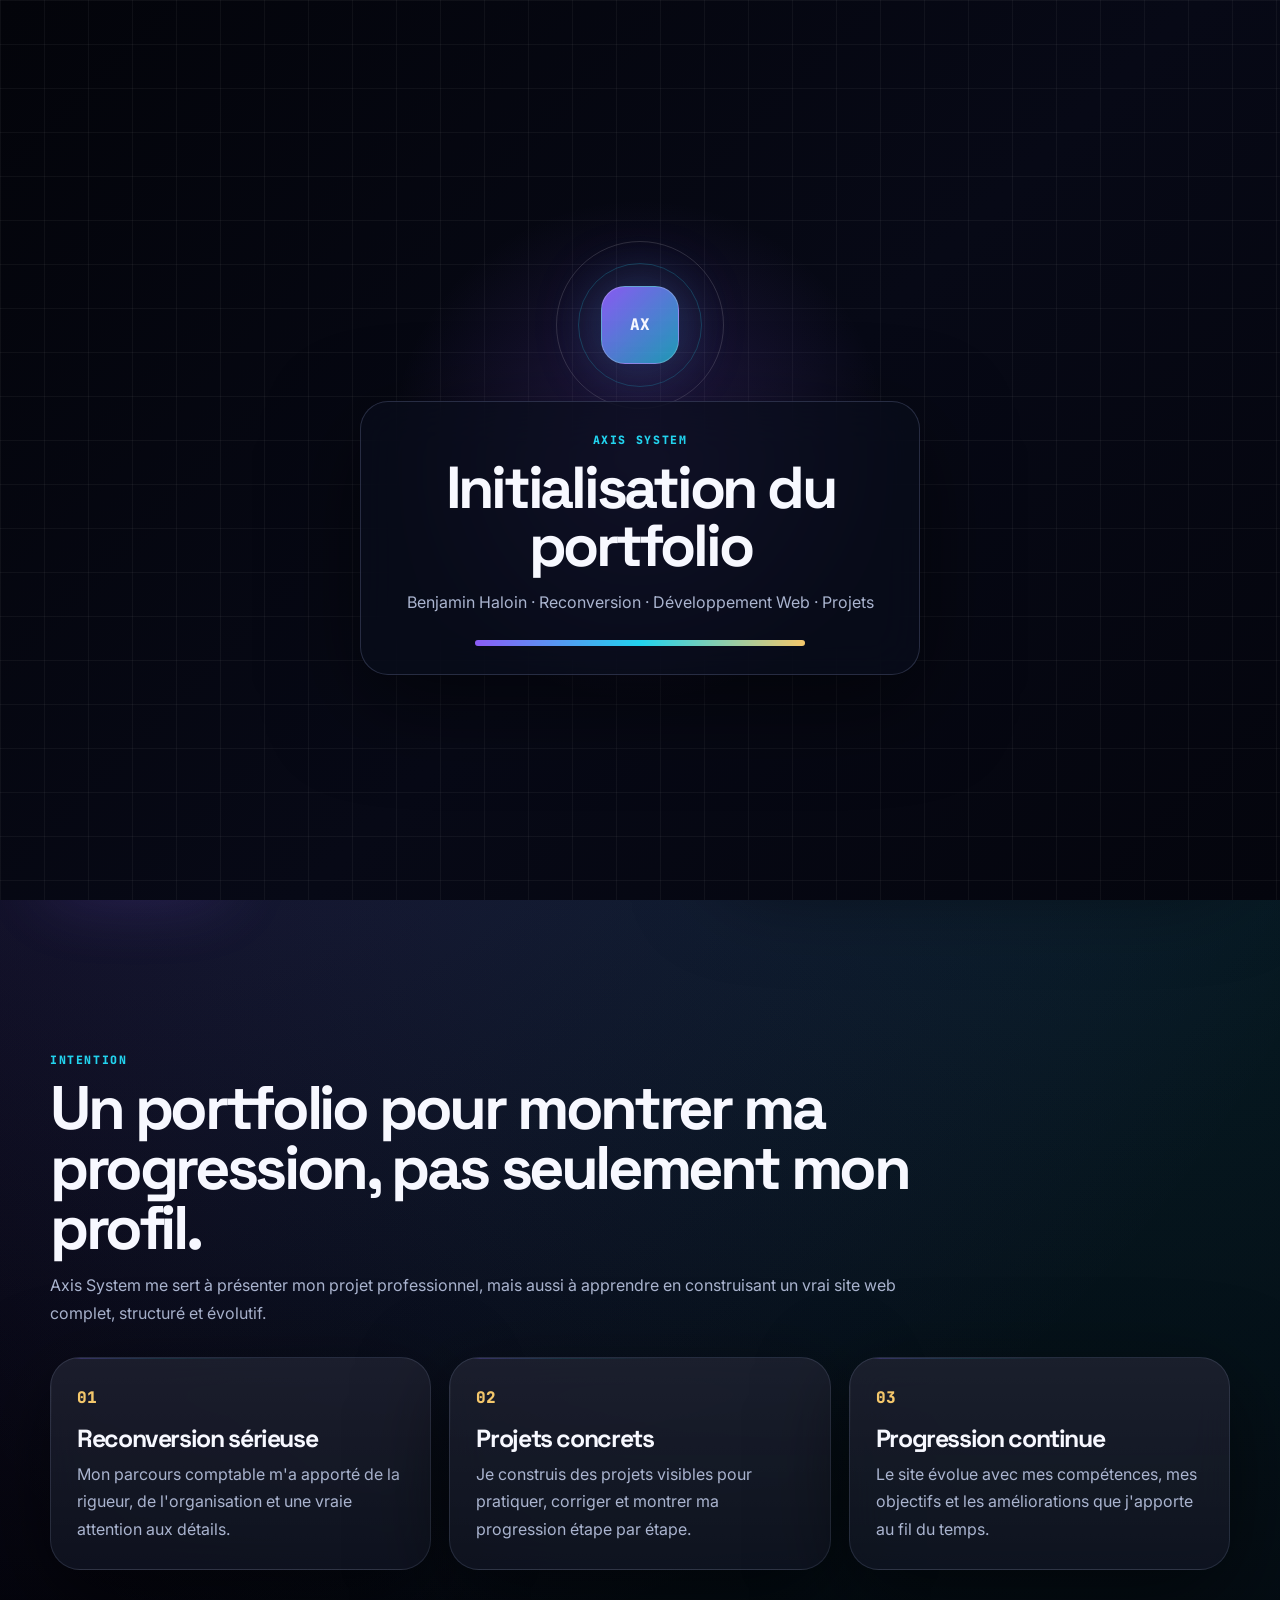
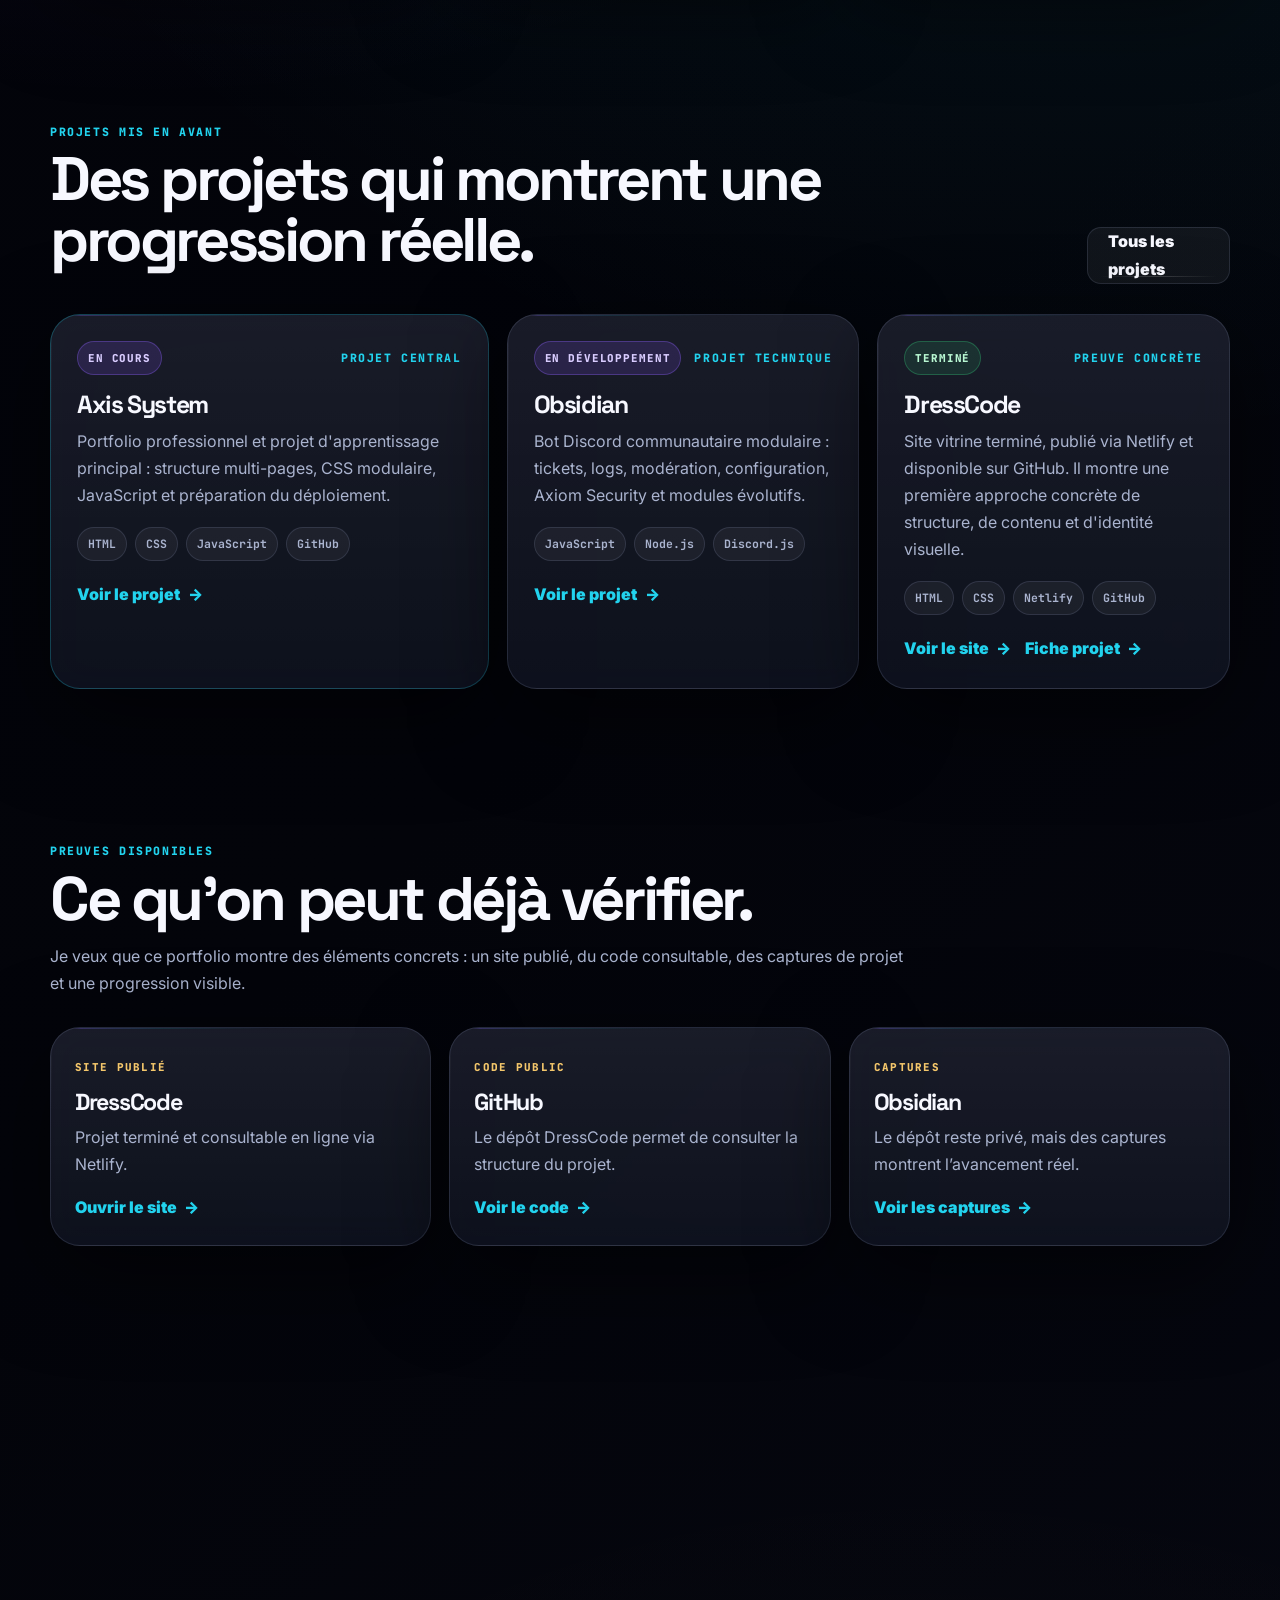
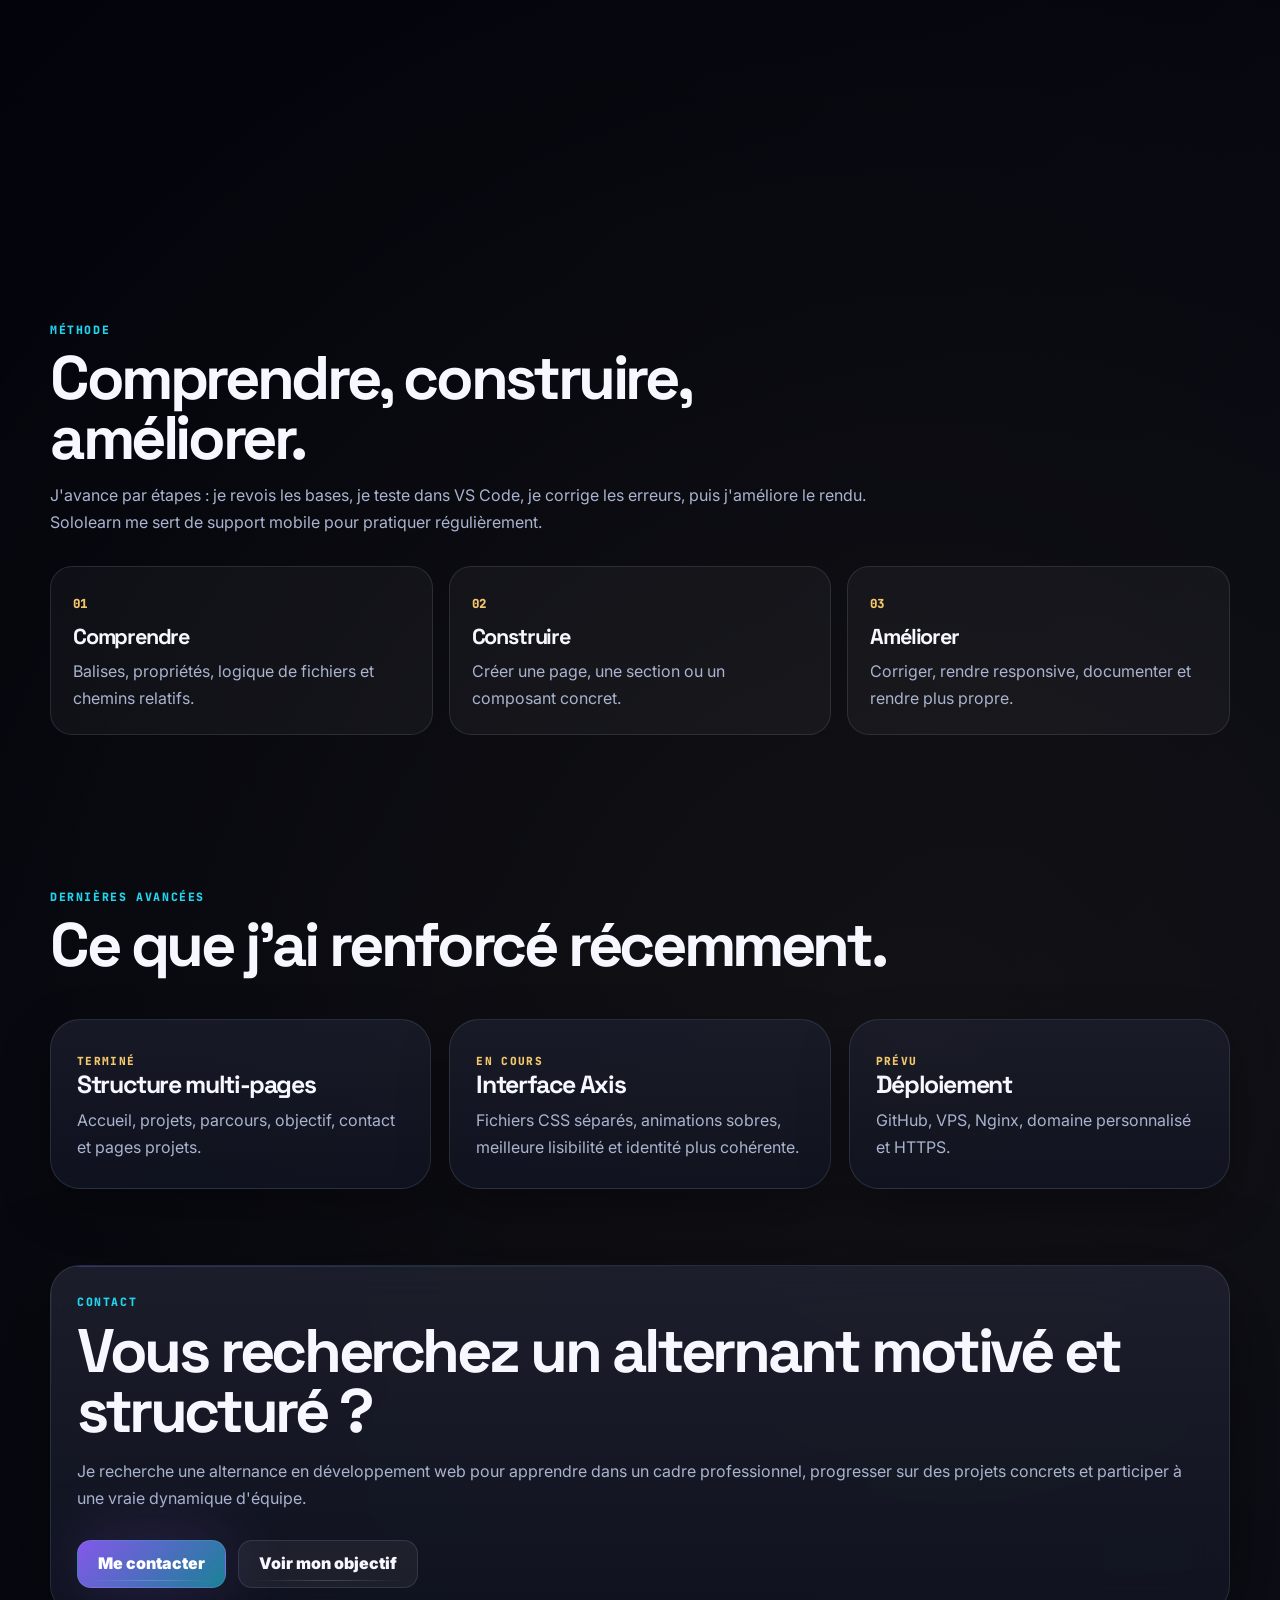
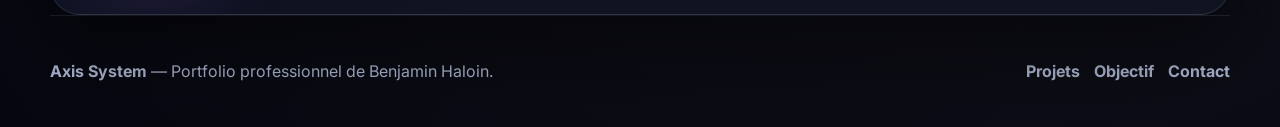
<file: index.html>
<!DOCTYPE html>
<html lang="fr">
<head>
  <meta charset="UTF-8">
  <meta name="viewport" content="width=device-width, initial-scale=1.0">
  <meta name="author" content="Benjamin Haloin">
  <meta name="robots" content="index, follow">
  <meta name="theme-color" content="#050713">
  <title>Benjamin Haloin — Portfolio développeur web</title>
  <meta name="description" content="Portfolio professionnel de Benjamin Haloin, en reconversion vers le développement web. Projets, parcours, objectif d’alternance et progression autour d’Axis System.">
  <link rel="canonical" href="https://benjaminhaloin.fr/">
  <link rel="icon" href="assets/favicon.svg" type="image/svg+xml">
  <link rel="icon" href="assets/favicon-32x32.png" sizes="32x32" type="image/png">
  <link rel="apple-touch-icon" href="assets/apple-touch-icon.png">

  <meta property="og:title" content="Benjamin Haloin — Portfolio développeur web">
  <meta property="og:description" content="Portfolio professionnel de Benjamin Haloin, en reconversion vers le développement web. Projets, parcours, objectif d’alternance et progression autour d’Axis System.">
  <meta property="og:type" content="website">
  <meta property="og:url" content="https://benjaminhaloin.fr/">
  <meta property="og:site_name" content="Axis System">
  <meta property="og:locale" content="fr_FR">
  <meta property="og:image" content="https://benjaminhaloin.fr/assets/images/og-image.png">
  <meta property="og:image:width" content="1200">
  <meta property="og:image:height" content="630">
  <meta property="og:image:alt" content="Axis System — Portfolio professionnel de Benjamin Haloin">

  <meta name="twitter:card" content="summary_large_image">
  <meta name="twitter:title" content="Benjamin Haloin — Portfolio développeur web">
  <meta name="twitter:description" content="Portfolio professionnel de Benjamin Haloin, en reconversion vers le développement web. Projets, parcours, objectif d’alternance et progression autour d’Axis System.">
  <meta name="twitter:image" content="https://benjaminhaloin.fr/assets/images/og-image.png">

  <script type="application/ld+json">
  {"@context":"https://schema.org","@type":"Person","name":"Benjamin Haloin","url":"https://benjaminhaloin.fr/","email":"contact@benjaminhaloin.fr","jobTitle":"Développeur web en reconversion","sameAs":["https://github.com/BenjaminHaloin"]}
  </script>

  <link rel="preconnect" href="https://fonts.googleapis.com">
  <link rel="preconnect" href="https://fonts.gstatic.com" crossorigin>
  <link href="https://fonts.googleapis.com/css2?family=Inter:wght@400;500;600;700;800;900&family=JetBrains+Mono:wght@400;500;600;700&family=Space+Grotesk:wght@500;600;700&display=swap" rel="stylesheet">
  <link rel="stylesheet" href="css/main.css">
</head>
<body class="home-page">
  <div class="axis-loader" id="axisLoader" aria-hidden="true">
    <div class="axis-loader-grid"></div>
    <div class="axis-loader-core">
      <div class="axis-orbit axis-orbit-a"></div>
      <div class="axis-orbit axis-orbit-b"></div>
      <div class="axis-loader-mark">AX</div>
    </div>
    <div class="axis-loader-panel">
      <p class="eyebrow">AXIS SYSTEM</p>
      <h1>Initialisation du portfolio</h1>
      <p>Benjamin Haloin · Reconversion · Développement Web · Projets</p>
      <div class="loader-track"><span></span></div>
    </div>
  </div>
  <header class="site-header">
    <nav class="navbar" aria-label="Navigation principale">
      <a href="index.html" class="brand" aria-label="Retour à l'accueil">
        <span class="brand-mark">AX</span>
        <span class="brand-text">Axis System</span>
      </a>

      <button class="menu-toggle" type="button" aria-label="Ouvrir le menu" aria-expanded="false">
        <span></span>
        <span></span>
        <span></span>
      </button>

      <ul class="nav-links">
        <li><a href="index.html">Accueil</a></li><li><a href="projets.html">Projets</a></li><li><a href="parcours.html">Parcours</a></li><li><a href="objectif.html">Objectif</a></li><li><a href="contact.html">Contact</a></li>
      </ul>
    </nav>
  </header>
  <main>
    <section class="home-hero section-frame reveal">
      <div class="hero-copy">
        <p class="eyebrow">Recherche alternance développement web / full stack</p>
        <h1>Benjamin Haloin<br><span>Développeur web en reconversion.</span></h1>
        <p class="hero-lead">Après un parcours en comptabilité, je construis ma reconversion vers le développement web. J'apprends en construisant : chaque page, chaque bug et chaque amélioration me permet de mieux comprendre la logique du web.</p>
        <div class="hero-actions">
          <a href="projets.html" class="btn btn-primary">Voir mes projets</a>
          <a href="objectif.html" class="btn btn-secondary">Mon objectif</a>
          <a href="contact.html" class="btn btn-ghost">Me contacter</a>
        </div>
      </div>
      <aside class="axis-dashboard card-glow">
        <div class="dashboard-head">
          <span class="status-dot"></span>
          <p>Axis Overview</p>
        </div>
        <div class="dashboard-grid">
          <div><span>Statut</span><strong>Reconversion active</strong></div>
          <div><span>Objectif</span><strong>Alternance web</strong></div>
          <div><span>Projet central</span><strong>Axis System</strong></div>
          <div><span>Projet technique</span><strong>Obsidian</strong></div>
          <div><span>Apprentissage</span><strong>HTML · CSS · JS</strong></div>
          <div><span>Support</span><strong>Sololearn · VS Code</strong></div>
        </div>
      </aside>
    </section>

    <section class="section reveal">
      <div class="section-heading">
        <p class="eyebrow">Intention</p>
        <h2>Un portfolio pour montrer ma progression, pas seulement mon profil.</h2>
        <p>Axis System me sert à présenter mon projet professionnel, mais aussi à apprendre en construisant un vrai site web complet, structuré et évolutif.</p>
      </div>
      <div class="feature-grid three">
        <article class="feature-card card-glow">
          <span class="step">01</span>
          <h3>Reconversion sérieuse</h3>
          <p>Mon parcours comptable m'a apporté de la rigueur, de l'organisation et une vraie attention aux détails.</p>
        </article>
        <article class="feature-card card-glow">
          <span class="step">02</span>
          <h3>Projets concrets</h3>
          <p>Je construis des projets visibles pour pratiquer, corriger et montrer ma progression étape par étape.</p>
        </article>
        <article class="feature-card card-glow">
          <span class="step">03</span>
          <h3>Progression continue</h3>
          <p>Le site évolue avec mes compétences, mes objectifs et les améliorations que j'apporte au fil du temps.</p>
        </article>
      </div>
    </section>

    <section class="section reveal">
      <div class="section-heading split">
        <div>
          <p class="eyebrow">Projets mis en avant</p>
          <h2>Des projets qui montrent une progression réelle.</h2>
        </div>
        <a href="projets.html" class="btn btn-secondary">Tous les projets</a>
      </div>
      <div class="project-grid home-projects">
        <article class="project-card card-glow featured">
          <div class="card-top"><span class="badge badge-progress">En cours</span><span class="mono">Projet central</span></div>
          <h3>Axis System</h3>
          <p>Portfolio professionnel et projet d'apprentissage principal : structure multi-pages, CSS modulaire, JavaScript et préparation du déploiement.</p>
          <div class="tech-list"><span>HTML</span><span>CSS</span><span>JavaScript</span><span>GitHub</span></div>
          <a href="pages/portfolio.html" class="text-link">Voir le projet</a>
        </article>
        <article class="project-card card-glow">
          <div class="card-top"><span class="badge badge-progress">En développement</span><span class="mono">Projet technique</span></div>
          <h3>Obsidian</h3>
          <p>Bot Discord communautaire modulaire : tickets, logs, modération, configuration, Axiom Security et modules évolutifs.</p>
          <div class="tech-list"><span>JavaScript</span><span>Node.js</span><span>Discord.js</span></div>
          <a href="pages/obsidian.html" class="text-link">Voir le projet</a>
        </article>
        <article class="project-card card-glow">
          <div class="card-top"><span class="badge badge-done">Terminé</span><span class="mono">Preuve concrète</span></div>
          <h3>DressCode</h3>
          <p>Site vitrine terminé, publié via Netlify et disponible sur GitHub. Il montre une première approche concrète de structure, de contenu et d'identité visuelle.</p>
          <div class="tech-list"><span>HTML</span><span>CSS</span><span>Netlify</span><span>GitHub</span></div>
          <div class="quick-links"><a href="https://dresscode-introrp.netlify.app" target="_blank" rel="noopener">Voir le site</a><a href="pages/dresscode.html">Fiche projet</a></div>
        </article>
      </div>
    </section>

    <section class="section reveal">
      <div class="section-heading">
        <p class="eyebrow">Preuves disponibles</p>
        <h2>Ce qu’on peut déjà vérifier.</h2>
        <p>Je veux que ce portfolio montre des éléments concrets : un site publié, du code consultable, des captures de projet et une progression visible.</p>
      </div>
      <div class="proof-grid">
        <article class="proof-card card-glow"><span>Site publié</span><h3>DressCode</h3><p>Projet terminé et consultable en ligne via Netlify.</p><a href="https://dresscode-introrp.netlify.app" target="_blank" rel="noopener">Ouvrir le site</a></article>
        <article class="proof-card card-glow"><span>Code public</span><h3>GitHub</h3><p>Le dépôt DressCode permet de consulter la structure du projet.</p><a href="https://github.com/BenjaminHaloin/dresscode" target="_blank" rel="noopener">Voir le code</a></article>
        <article class="proof-card card-glow"><span>Captures</span><h3>Obsidian</h3><p>Le dépôt reste privé, mais des captures montrent l’avancement réel.</p><a href="pages/obsidian.html#captures">Voir les captures</a></article>
      </div>
    </section>

    <section class="section reveal">
      <div class="section-heading">
        <p class="eyebrow">Progression</p>
        <h2>Mes bases actuelles et mes prochains objectifs.</h2>
      </div>
      <div class="progress-grid">
        <article class="progress-card card-glow"><div class="progress-head"><h3>HTML</h3><span>75%</span></div><p>Structure, sections, navigation, pages liées.</p><div class="progress-bar"><span style="--progress:75%"></span></div></article>
        <article class="progress-card card-glow"><div class="progress-head"><h3>CSS</h3><span>60%</span></div><p>Mise en page, UI, responsive, composants.</p><div class="progress-bar"><span style="--progress:60%"></span></div></article>
        <article class="progress-card card-glow"><div class="progress-head"><h3>JavaScript</h3><span>35%</span></div><p>Menu, modale, interactions simples, progression.</p><div class="progress-bar"><span style="--progress:35%"></span></div></article>
        <article class="progress-card card-glow"><div class="progress-head"><h3>GitHub</h3><span>45%</span></div><p>Dépôts, README, suivi de projet et préparation du déploiement.</p><div class="progress-bar"><span style="--progress:45%"></span></div></article>
      </div>
    </section>

    <section class="section reveal">
      <div class="section-heading">
        <p class="eyebrow">Méthode</p>
        <h2>Comprendre, construire, améliorer.</h2>
        <p>J'avance par étapes : je revois les bases, je teste dans VS Code, je corrige les erreurs, puis j'améliore le rendu. Sololearn me sert de support mobile pour pratiquer régulièrement.</p>
      </div>
      <div class="timeline compact">
        <article><span>01</span><h3>Comprendre</h3><p>Balises, propriétés, logique de fichiers et chemins relatifs.</p></article>
        <article><span>02</span><h3>Construire</h3><p>Créer une page, une section ou un composant concret.</p></article>
        <article><span>03</span><h3>Améliorer</h3><p>Corriger, rendre responsive, documenter et rendre plus propre.</p></article>
      </div>
    </section>

    <section class="section reveal">
      <div class="section-heading split">
        <div>
          <p class="eyebrow">Dernières avancées</p>
          <h2>Ce que j’ai renforcé récemment.</h2>
        </div>
      </div>
      <div class="roadmap-grid">
        <article class="roadmap-card done"><span>Terminé</span><h3>Structure multi-pages</h3><p>Accueil, projets, parcours, objectif, contact et pages projets.</p></article>
        <article class="roadmap-card progress"><span>En cours</span><h3>Interface Axis</h3><p>Fichiers CSS séparés, animations sobres, meilleure lisibilité et identité plus cohérente.</p></article>
        <article class="roadmap-card planned"><span>Prévu</span><h3>Déploiement</h3><p>GitHub, VPS, Nginx, domaine personnalisé et HTTPS.</p></article>
      </div>
    </section>

    <section class="section cta-panel reveal card-glow">
      <p class="eyebrow">Contact</p>
      <h2>Vous recherchez un alternant motivé et structuré ?</h2>
      <p>Je recherche une alternance en développement web pour apprendre dans un cadre professionnel, progresser sur des projets concrets et participer à une vraie dynamique d'équipe.</p>
      <div class="hero-actions"><a href="contact.html" class="btn btn-primary">Me contacter</a><a href="objectif.html" class="btn btn-secondary">Voir mon objectif</a></div>
    </section>
  </main>
  <footer class="site-footer">
    <div class="footer-inner">
      <p><strong>Axis System</strong> — Portfolio professionnel de Benjamin Haloin.</p>
      <div class="footer-links">
        <a href="projets.html">Projets</a>
        <a href="objectif.html">Objectif</a>
        <a href="contact.html">Contact</a>
      </div>
    </div>
  </footer>
  <button class="back-to-top" type="button" aria-label="Retour en haut">↑</button>
  <script defer src="js/loader.js"></script>
  <script defer src="js/menu.js"></script>
  <script defer src="js/active-link.js"></script>
  <script defer src="js/modal.js"></script>
  <script defer src="js/animations.js"></script>
  <script defer src="js/progress.js"></script>
  <script defer src="js/data-panels.js"></script>
  <script defer src="js/main.js"></script>
</body>
</html>
</file>
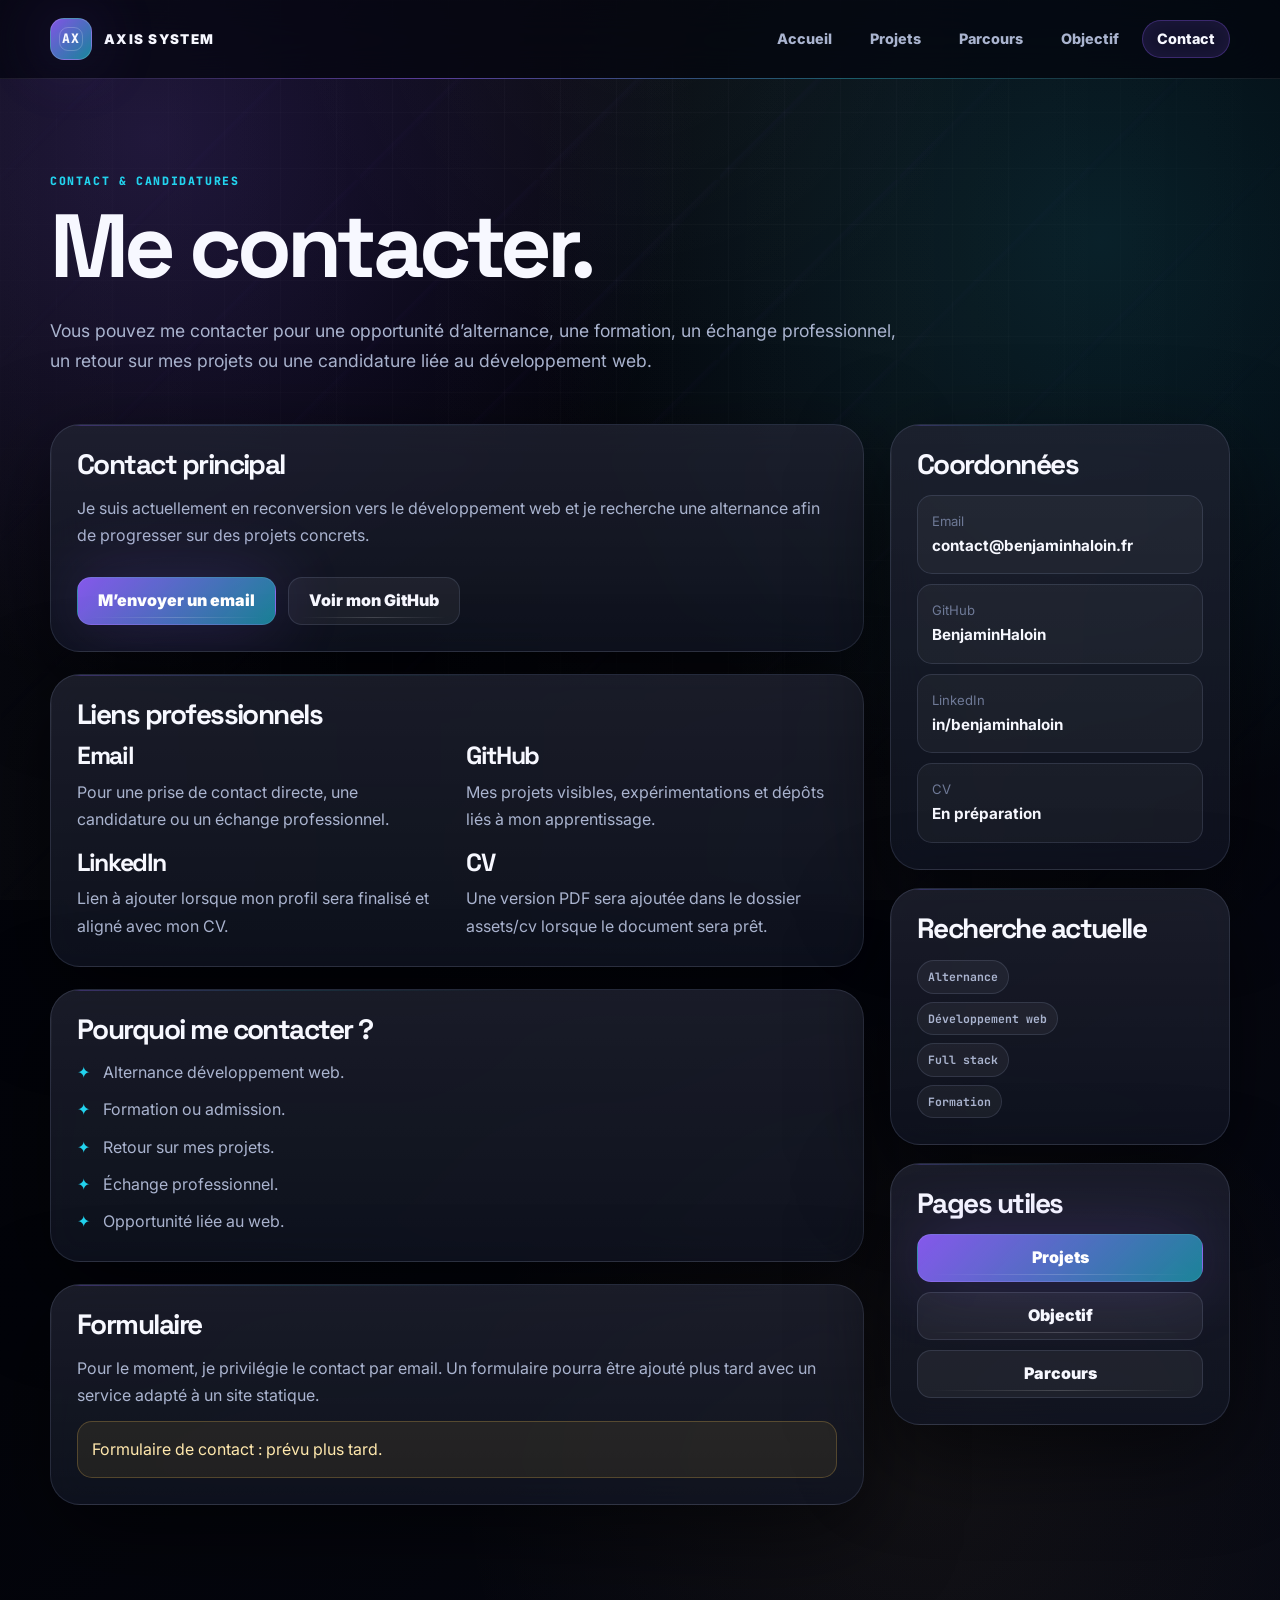
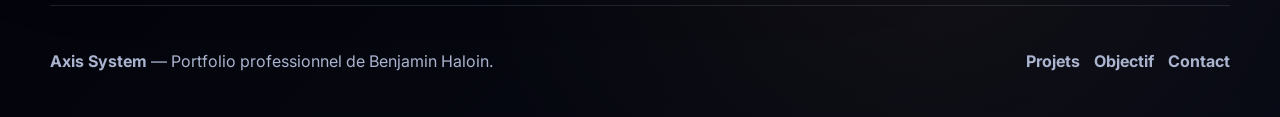
<file: contact.html>
<!DOCTYPE html>
<html lang="fr">
<head>
  <meta charset="UTF-8">
  <meta name="viewport" content="width=device-width, initial-scale=1.0">
  <meta name="author" content="Benjamin Haloin">
  <meta name="robots" content="index, follow">
  <meta name="theme-color" content="#050713">
  <title>Contact — Benjamin Haloin</title>
  <meta name="description" content="Contacter Benjamin Haloin pour une alternance en développement web, un échange professionnel ou un retour sur ses projets.">
  <link rel="canonical" href="https://benjaminhaloin.fr/contact.html">
  <link rel="icon" href="assets/favicon.svg" type="image/svg+xml">
  <link rel="icon" href="assets/favicon-32x32.png" sizes="32x32" type="image/png">
  <link rel="apple-touch-icon" href="assets/apple-touch-icon.png">

  <meta property="og:title" content="Contact — Benjamin Haloin">
  <meta property="og:description" content="Contacter Benjamin Haloin pour une alternance en développement web, un échange professionnel ou un retour sur ses projets.">
  <meta property="og:type" content="website">
  <meta property="og:url" content="https://benjaminhaloin.fr/contact.html">
  <meta property="og:site_name" content="Axis System">
  <meta property="og:locale" content="fr_FR">
  <meta property="og:image" content="https://benjaminhaloin.fr/assets/images/og-image.png">
  <meta property="og:image:width" content="1200">
  <meta property="og:image:height" content="630">
  <meta property="og:image:alt" content="Axis System — Portfolio professionnel de Benjamin Haloin">

  <meta name="twitter:card" content="summary_large_image">
  <meta name="twitter:title" content="Contact — Benjamin Haloin">
  <meta name="twitter:description" content="Contacter Benjamin Haloin pour une alternance en développement web, un échange professionnel ou un retour sur ses projets.">
  <meta name="twitter:image" content="https://benjaminhaloin.fr/assets/images/og-image.png">

  <link rel="preconnect" href="https://fonts.googleapis.com">
  <link rel="preconnect" href="https://fonts.gstatic.com" crossorigin>
  <link href="https://fonts.googleapis.com/css2?family=Inter:wght@400;500;600;700;800;900&family=JetBrains+Mono:wght@400;500;600;700&family=Space+Grotesk:wght@500;600;700&display=swap" rel="stylesheet">
  <link rel="stylesheet" href="css/main.css">
</head>
<body class="">
  <header class="site-header">
    <nav class="navbar" aria-label="Navigation principale">
      <a href="index.html" class="brand" aria-label="Retour à l'accueil">
        <span class="brand-mark">AX</span>
        <span class="brand-text">Axis System</span>
      </a>

      <button class="menu-toggle" type="button" aria-label="Ouvrir le menu" aria-expanded="false">
        <span></span>
        <span></span>
        <span></span>
      </button>

      <ul class="nav-links">
        <li><a href="index.html">Accueil</a></li><li><a href="projets.html">Projets</a></li><li><a href="parcours.html">Parcours</a></li><li><a href="objectif.html">Objectif</a></li><li><a href="contact.html">Contact</a></li>
      </ul>
    </nav>
  </header>
  <main>
    <section class="page-hero reveal"><p class="eyebrow">Contact & candidatures</p><h1>Me contacter.</h1><p>Vous pouvez me contacter pour une opportunité d’alternance, une formation, un échange professionnel, un retour sur mes projets ou une candidature liée au développement web.</p></section>
    <section class="detail-layout reveal"><div class="detail-main">
              <article class="detail-block card-glow">
          <h2>Contact principal</h2>
<p>Je suis actuellement en reconversion vers le développement web et je recherche une alternance afin de progresser sur des projets concrets.</p><div class="contact-actions"><a href="mailto:contact@benjaminhaloin.fr" class="btn btn-primary">M’envoyer un email</a><a href="https://github.com/BenjaminHaloin" class="btn btn-secondary">Voir mon GitHub</a></div>
        </article>
              <article class="detail-block card-glow">
          <h2>Liens professionnels</h2>
<div class="module-grid"><article><h3>Email</h3><p>Pour une prise de contact directe, une candidature ou un échange professionnel.</p></article><article><h3>GitHub</h3><p>Mes projets visibles, expérimentations et dépôts liés à mon apprentissage.</p></article><article><h3>LinkedIn</h3><p>Lien à ajouter lorsque mon profil sera finalisé et aligné avec mon CV.</p></article><article><h3>CV</h3><p>Une version PDF sera ajoutée dans le dossier assets/cv lorsque le document sera prêt.</p></article></div>
        </article>
              <article class="detail-block card-glow">
          <h2>Pourquoi me contacter ?</h2>
<ul class="detail-list"><li>Alternance développement web.</li><li>Formation ou admission.</li><li>Retour sur mes projets.</li><li>Échange professionnel.</li><li>Opportunité liée au web.</li></ul>
        </article>
              <article class="detail-block card-glow">
          <h2>Formulaire</h2>
<p>Pour le moment, je privilégie le contact par email. Un formulaire pourra être ajouté plus tard avec un service adapté à un site statique.</p><p class="note">Formulaire de contact : prévu plus tard.</p>
        </article>
    </div><aside class="detail-sidebar">
              <div class="sidebar-card card-glow">
          <h2>Coordonnées</h2>
<div class="info-list"><div><span>Email</span><strong>contact@benjaminhaloin.fr</strong></div><div><span>GitHub</span><strong>BenjaminHaloin</strong></div><div><span>LinkedIn</span><strong>in/benjaminhaloin</strong></div><div><span>CV</span><strong>En préparation</strong></div></div>
        </div>
              <div class="sidebar-card card-glow">
          <h2>Recherche actuelle</h2>
<div class="tech-list vertical"><span>Alternance</span><span>Développement web</span><span>Full stack</span><span>Formation</span></div>
        </div>
              <div class="sidebar-card card-glow">
          <h2>Pages utiles</h2>
<div class="sidebar-actions"><a href="projets.html" class="btn btn-primary">Projets</a><a href="objectif.html" class="btn btn-secondary">Objectif</a><a href="parcours.html" class="btn btn-secondary">Parcours</a></div>
        </div>
    </aside></section>
  </main>
  <footer class="site-footer">
    <div class="footer-inner">
      <p><strong>Axis System</strong> — Portfolio professionnel de Benjamin Haloin.</p>
      <div class="footer-links">
        <a href="projets.html">Projets</a>
        <a href="objectif.html">Objectif</a>
        <a href="contact.html">Contact</a>
      </div>
    </div>
  </footer>
  <button class="back-to-top" type="button" aria-label="Retour en haut">↑</button>
  <script defer src="js/loader.js"></script>
  <script defer src="js/menu.js"></script>
  <script defer src="js/active-link.js"></script>
  <script defer src="js/modal.js"></script>
  <script defer src="js/animations.js"></script>
  <script defer src="js/progress.js"></script>
  <script defer src="js/data-panels.js"></script>
  <script defer src="js/main.js"></script>
</body>
</html>
</file>
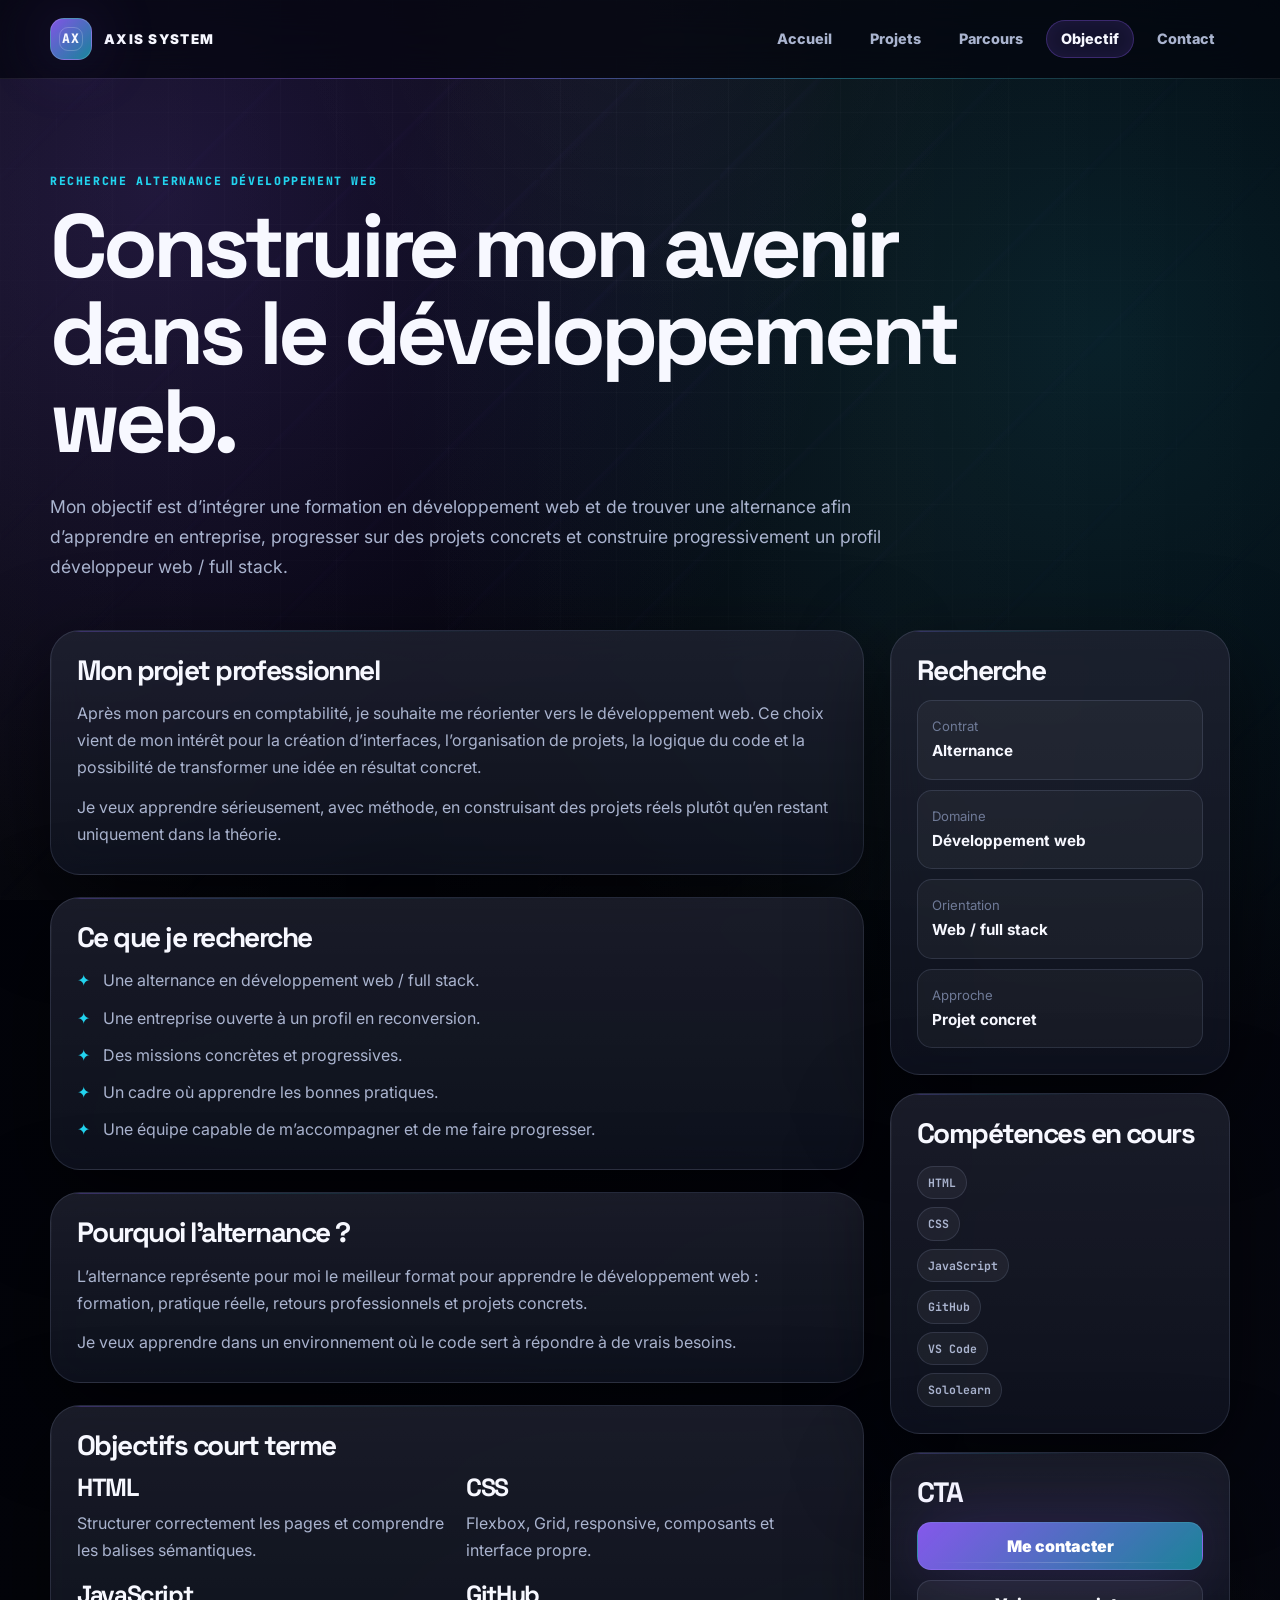
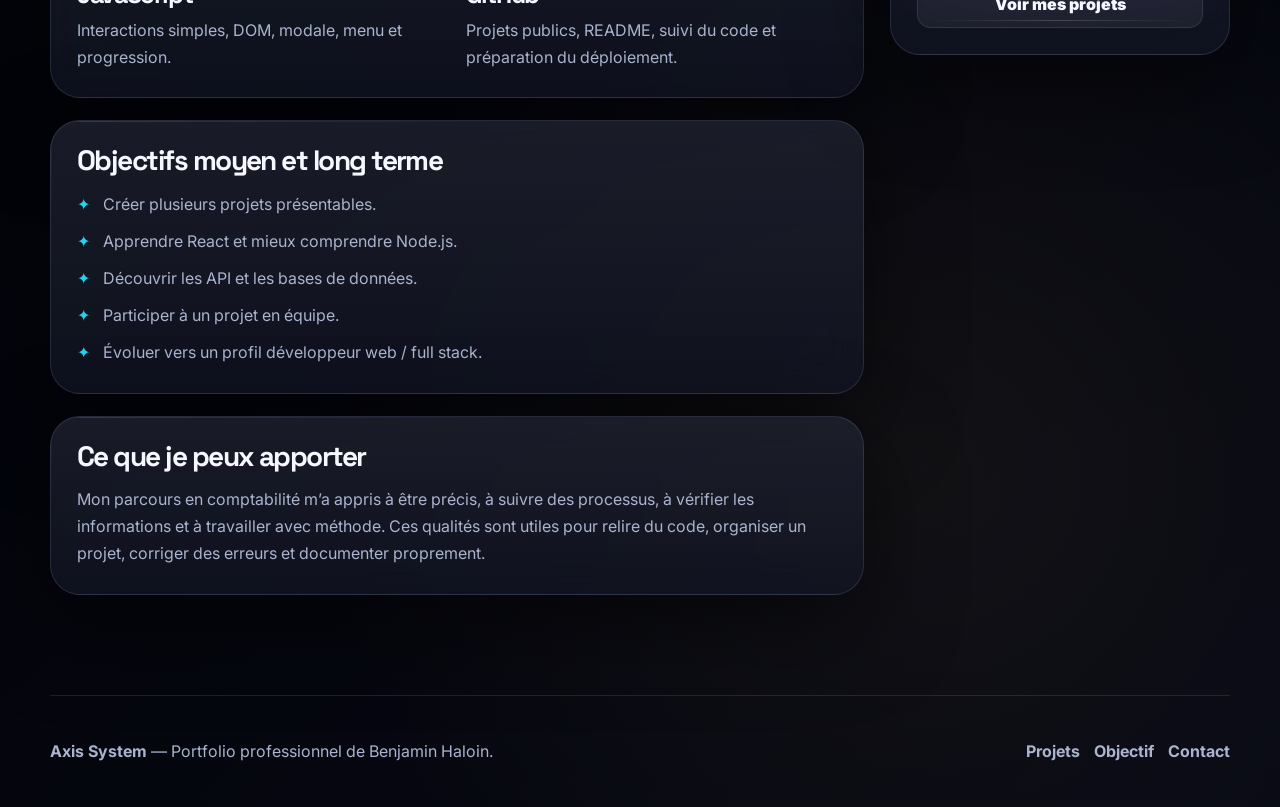
<file: objectif.html>
<!DOCTYPE html>
<html lang="fr">
<head>
  <meta charset="UTF-8">
  <meta name="viewport" content="width=device-width, initial-scale=1.0">
  <meta name="author" content="Benjamin Haloin">
  <meta name="robots" content="index, follow">
  <meta name="theme-color" content="#050713">
  <title>Objectif professionnel — Benjamin Haloin</title>
  <meta name="description" content="Benjamin Haloin recherche une alternance en développement web afin de progresser sur des projets concrets et évoluer vers un profil web/full stack.">
  <link rel="canonical" href="https://benjaminhaloin.fr/objectif.html">
  <link rel="icon" href="assets/favicon.svg" type="image/svg+xml">
  <link rel="icon" href="assets/favicon-32x32.png" sizes="32x32" type="image/png">
  <link rel="apple-touch-icon" href="assets/apple-touch-icon.png">

  <meta property="og:title" content="Objectif professionnel — Benjamin Haloin">
  <meta property="og:description" content="Benjamin Haloin recherche une alternance en développement web afin de progresser sur des projets concrets et évoluer vers un profil web/full stack.">
  <meta property="og:type" content="website">
  <meta property="og:url" content="https://benjaminhaloin.fr/objectif.html">
  <meta property="og:site_name" content="Axis System">
  <meta property="og:locale" content="fr_FR">
  <meta property="og:image" content="https://benjaminhaloin.fr/assets/images/og-image.png">
  <meta property="og:image:width" content="1200">
  <meta property="og:image:height" content="630">
  <meta property="og:image:alt" content="Axis System — Portfolio professionnel de Benjamin Haloin">

  <meta name="twitter:card" content="summary_large_image">
  <meta name="twitter:title" content="Objectif professionnel — Benjamin Haloin">
  <meta name="twitter:description" content="Benjamin Haloin recherche une alternance en développement web afin de progresser sur des projets concrets et évoluer vers un profil web/full stack.">
  <meta name="twitter:image" content="https://benjaminhaloin.fr/assets/images/og-image.png">

  <link rel="preconnect" href="https://fonts.googleapis.com">
  <link rel="preconnect" href="https://fonts.gstatic.com" crossorigin>
  <link href="https://fonts.googleapis.com/css2?family=Inter:wght@400;500;600;700;800;900&family=JetBrains+Mono:wght@400;500;600;700&family=Space+Grotesk:wght@500;600;700&display=swap" rel="stylesheet">
  <link rel="stylesheet" href="css/main.css">
</head>
<body class="">
  <header class="site-header">
    <nav class="navbar" aria-label="Navigation principale">
      <a href="index.html" class="brand" aria-label="Retour à l'accueil">
        <span class="brand-mark">AX</span>
        <span class="brand-text">Axis System</span>
      </a>

      <button class="menu-toggle" type="button" aria-label="Ouvrir le menu" aria-expanded="false">
        <span></span>
        <span></span>
        <span></span>
      </button>

      <ul class="nav-links">
        <li><a href="index.html">Accueil</a></li><li><a href="projets.html">Projets</a></li><li><a href="parcours.html">Parcours</a></li><li><a href="objectif.html">Objectif</a></li><li><a href="contact.html">Contact</a></li>
      </ul>
    </nav>
  </header>
  <main>
    <section class="page-hero reveal"><p class="eyebrow">Recherche alternance développement web</p><h1>Construire mon avenir dans le développement web.</h1><p>Mon objectif est d’intégrer une formation en développement web et de trouver une alternance afin d’apprendre en entreprise, progresser sur des projets concrets et construire progressivement un profil développeur web / full stack.</p></section>
    <section class="detail-layout reveal"><div class="detail-main">
              <article class="detail-block card-glow">
          <h2>Mon projet professionnel</h2>
<p>Après mon parcours en comptabilité, je souhaite me réorienter vers le développement web. Ce choix vient de mon intérêt pour la création d’interfaces, l’organisation de projets, la logique du code et la possibilité de transformer une idée en résultat concret.</p><p>Je veux apprendre sérieusement, avec méthode, en construisant des projets réels plutôt qu’en restant uniquement dans la théorie.</p>
        </article>
              <article class="detail-block card-glow">
          <h2>Ce que je recherche</h2>
<ul class="detail-list"><li>Une alternance en développement web / full stack.</li><li>Une entreprise ouverte à un profil en reconversion.</li><li>Des missions concrètes et progressives.</li><li>Un cadre où apprendre les bonnes pratiques.</li><li>Une équipe capable de m’accompagner et de me faire progresser.</li></ul>
        </article>
              <article class="detail-block card-glow">
          <h2>Pourquoi l’alternance ?</h2>
<p>L’alternance représente pour moi le meilleur format pour apprendre le développement web : formation, pratique réelle, retours professionnels et projets concrets.</p><p>Je veux apprendre dans un environnement où le code sert à répondre à de vrais besoins.</p>
        </article>
              <article class="detail-block card-glow">
          <h2>Objectifs court terme</h2>
<div class="module-grid"><article><h3>HTML</h3><p>Structurer correctement les pages et comprendre les balises sémantiques.</p></article><article><h3>CSS</h3><p>Flexbox, Grid, responsive, composants et interface propre.</p></article><article><h3>JavaScript</h3><p>Interactions simples, DOM, modale, menu et progression.</p></article><article><h3>GitHub</h3><p>Projets publics, README, suivi du code et préparation du déploiement.</p></article></div>
        </article>
              <article class="detail-block card-glow">
          <h2>Objectifs moyen et long terme</h2>
<ul class="detail-list"><li>Créer plusieurs projets présentables.</li><li>Apprendre React et mieux comprendre Node.js.</li><li>Découvrir les API et les bases de données.</li><li>Participer à un projet en équipe.</li><li>Évoluer vers un profil développeur web / full stack.</li></ul>
        </article>
              <article class="detail-block card-glow">
          <h2>Ce que je peux apporter</h2>
<p>Mon parcours en comptabilité m’a appris à être précis, à suivre des processus, à vérifier les informations et à travailler avec méthode. Ces qualités sont utiles pour relire du code, organiser un projet, corriger des erreurs et documenter proprement.</p>
        </article>
    </div><aside class="detail-sidebar">
              <div class="sidebar-card card-glow">
          <h2>Recherche</h2>
<div class="info-list"><div><span>Contrat</span><strong>Alternance</strong></div><div><span>Domaine</span><strong>Développement web</strong></div><div><span>Orientation</span><strong>Web / full stack</strong></div><div><span>Approche</span><strong>Projet concret</strong></div></div>
        </div>
              <div class="sidebar-card card-glow">
          <h2>Compétences en cours</h2>
<div class="tech-list vertical"><span>HTML</span><span>CSS</span><span>JavaScript</span><span>GitHub</span><span>VS Code</span><span>Sololearn</span></div>
        </div>
              <div class="sidebar-card card-glow">
          <h2>CTA</h2>
<div class="sidebar-actions"><a href="contact.html" class="btn btn-primary">Me contacter</a><a href="projets.html" class="btn btn-secondary">Voir mes projets</a></div>
        </div>
    </aside></section>
  </main>
  <footer class="site-footer">
    <div class="footer-inner">
      <p><strong>Axis System</strong> — Portfolio professionnel de Benjamin Haloin.</p>
      <div class="footer-links">
        <a href="projets.html">Projets</a>
        <a href="objectif.html">Objectif</a>
        <a href="contact.html">Contact</a>
      </div>
    </div>
  </footer>
  <button class="back-to-top" type="button" aria-label="Retour en haut">↑</button>
  <script defer src="js/loader.js"></script>
  <script defer src="js/menu.js"></script>
  <script defer src="js/active-link.js"></script>
  <script defer src="js/modal.js"></script>
  <script defer src="js/animations.js"></script>
  <script defer src="js/progress.js"></script>
  <script defer src="js/data-panels.js"></script>
  <script defer src="js/main.js"></script>
</body>
</html>
</file>
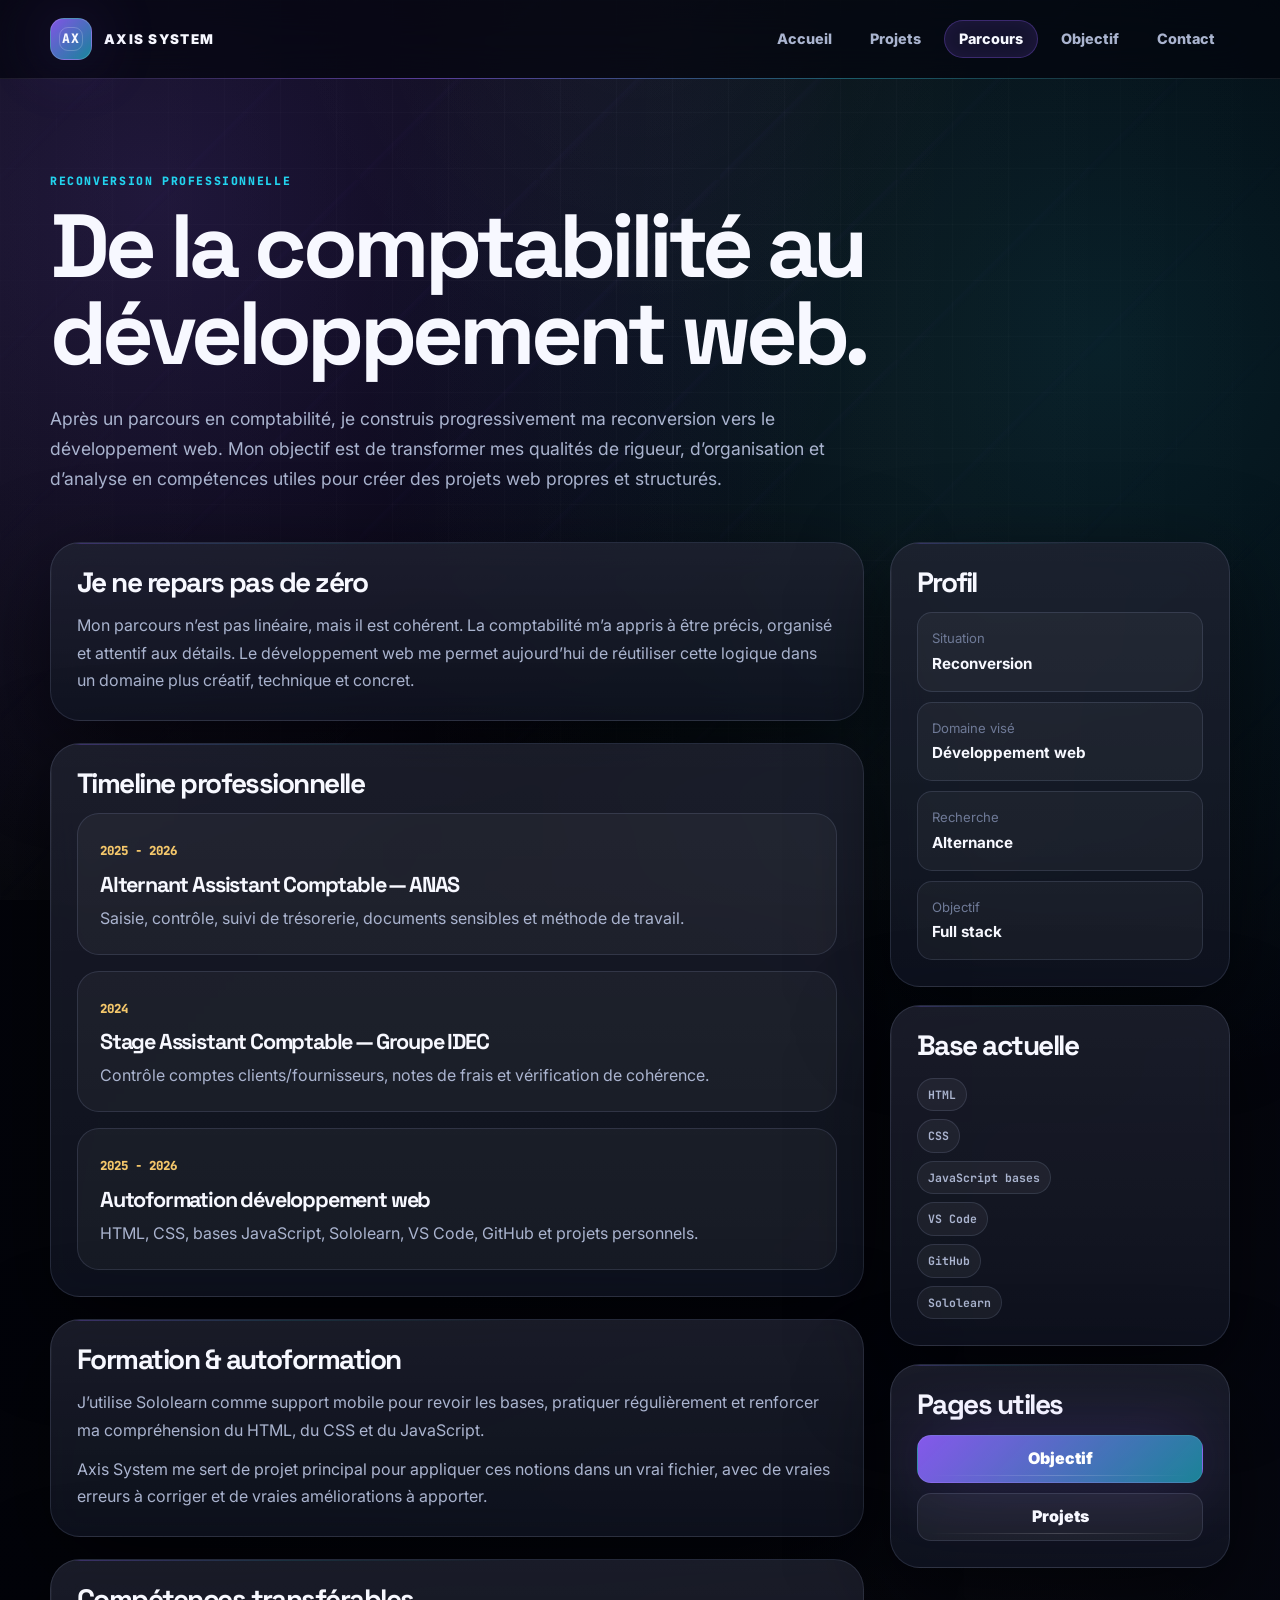
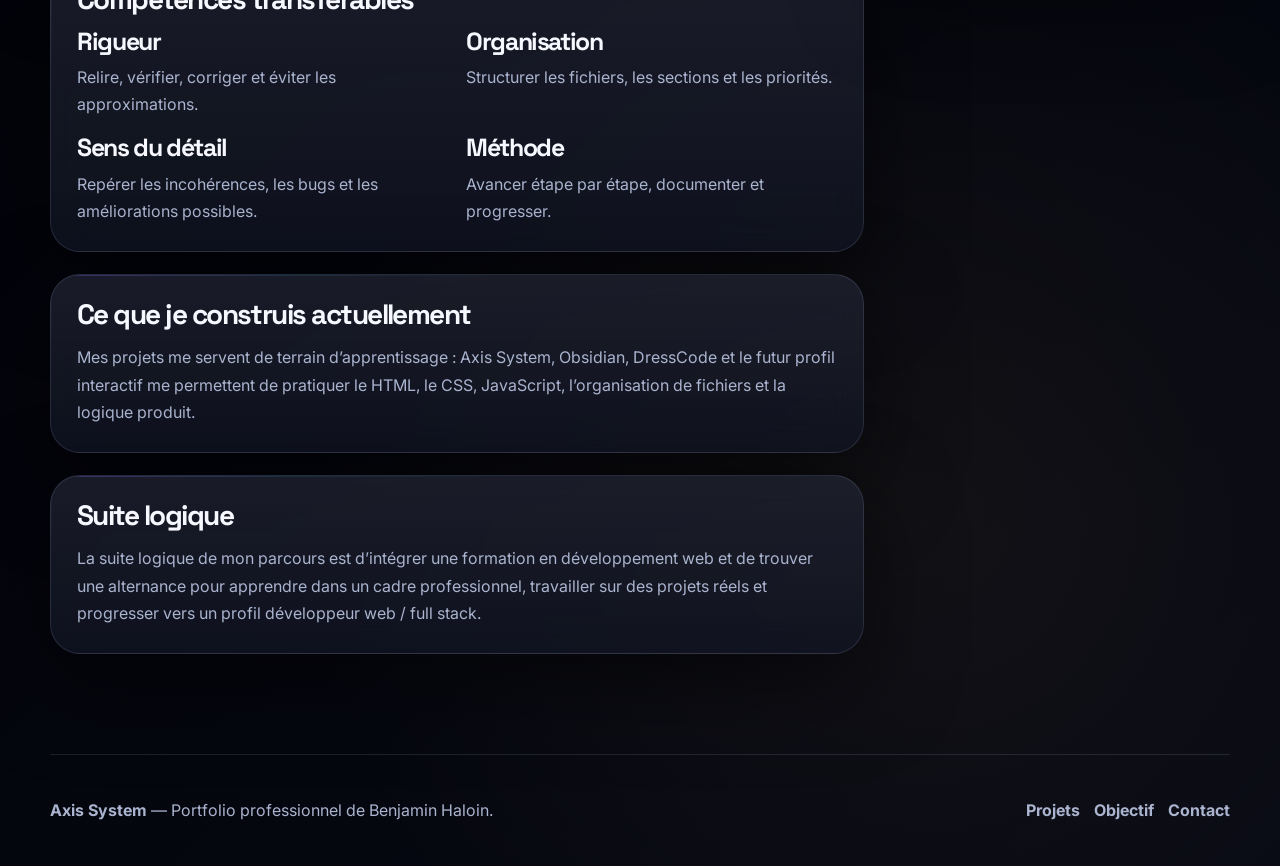
<file: parcours.html>
<!DOCTYPE html>
<html lang="fr">
<head>
  <meta charset="UTF-8">
  <meta name="viewport" content="width=device-width, initial-scale=1.0">
  <meta name="author" content="Benjamin Haloin">
  <meta name="robots" content="index, follow">
  <meta name="theme-color" content="#050713">
  <title>Parcours — Benjamin Haloin</title>
  <meta name="description" content="Parcours de Benjamin Haloin, de la comptabilité vers le développement web, avec une progression structurée par la pratique.">
  <link rel="canonical" href="https://benjaminhaloin.fr/parcours.html">
  <link rel="icon" href="assets/favicon.svg" type="image/svg+xml">
  <link rel="icon" href="assets/favicon-32x32.png" sizes="32x32" type="image/png">
  <link rel="apple-touch-icon" href="assets/apple-touch-icon.png">

  <meta property="og:title" content="Parcours — Benjamin Haloin">
  <meta property="og:description" content="Parcours de Benjamin Haloin, de la comptabilité vers le développement web, avec une progression structurée par la pratique.">
  <meta property="og:type" content="website">
  <meta property="og:url" content="https://benjaminhaloin.fr/parcours.html">
  <meta property="og:site_name" content="Axis System">
  <meta property="og:locale" content="fr_FR">
  <meta property="og:image" content="https://benjaminhaloin.fr/assets/images/og-image.png">
  <meta property="og:image:width" content="1200">
  <meta property="og:image:height" content="630">
  <meta property="og:image:alt" content="Axis System — Portfolio professionnel de Benjamin Haloin">

  <meta name="twitter:card" content="summary_large_image">
  <meta name="twitter:title" content="Parcours — Benjamin Haloin">
  <meta name="twitter:description" content="Parcours de Benjamin Haloin, de la comptabilité vers le développement web, avec une progression structurée par la pratique.">
  <meta name="twitter:image" content="https://benjaminhaloin.fr/assets/images/og-image.png">

  <link rel="preconnect" href="https://fonts.googleapis.com">
  <link rel="preconnect" href="https://fonts.gstatic.com" crossorigin>
  <link href="https://fonts.googleapis.com/css2?family=Inter:wght@400;500;600;700;800;900&family=JetBrains+Mono:wght@400;500;600;700&family=Space+Grotesk:wght@500;600;700&display=swap" rel="stylesheet">
  <link rel="stylesheet" href="css/main.css">
</head>
<body class="">
  <header class="site-header">
    <nav class="navbar" aria-label="Navigation principale">
      <a href="index.html" class="brand" aria-label="Retour à l'accueil">
        <span class="brand-mark">AX</span>
        <span class="brand-text">Axis System</span>
      </a>

      <button class="menu-toggle" type="button" aria-label="Ouvrir le menu" aria-expanded="false">
        <span></span>
        <span></span>
        <span></span>
      </button>

      <ul class="nav-links">
        <li><a href="index.html">Accueil</a></li><li><a href="projets.html">Projets</a></li><li><a href="parcours.html">Parcours</a></li><li><a href="objectif.html">Objectif</a></li><li><a href="contact.html">Contact</a></li>
      </ul>
    </nav>
  </header>
  <main>
    <section class="page-hero reveal"><p class="eyebrow">Reconversion professionnelle</p><h1>De la comptabilité au développement web.</h1><p>Après un parcours en comptabilité, je construis progressivement ma reconversion vers le développement web. Mon objectif est de transformer mes qualités de rigueur, d’organisation et d’analyse en compétences utiles pour créer des projets web propres et structurés.</p></section>
    <section class="detail-layout reveal"><div class="detail-main">
              <article class="detail-block card-glow">
          <h2>Je ne repars pas de zéro</h2>
<p>Mon parcours n’est pas linéaire, mais il est cohérent. La comptabilité m’a appris à être précis, organisé et attentif aux détails. Le développement web me permet aujourd’hui de réutiliser cette logique dans un domaine plus créatif, technique et concret.</p>
        </article>
              <article class="detail-block card-glow">
          <h2>Timeline professionnelle</h2>
<div class="timeline"><article><span>2025 - 2026</span><h3>Alternant Assistant Comptable — ANAS</h3><p>Saisie, contrôle, suivi de trésorerie, documents sensibles et méthode de travail.</p></article><article><span>2024</span><h3>Stage Assistant Comptable — Groupe IDEC</h3><p>Contrôle comptes clients/fournisseurs, notes de frais et vérification de cohérence.</p></article><article><span>2025 - 2026</span><h3>Autoformation développement web</h3><p>HTML, CSS, bases JavaScript, Sololearn, VS Code, GitHub et projets personnels.</p></article></div>
        </article>
              <article class="detail-block card-glow">
          <h2>Formation & autoformation</h2>
<p>J’utilise Sololearn comme support mobile pour revoir les bases, pratiquer régulièrement et renforcer ma compréhension du HTML, du CSS et du JavaScript.</p><p>Axis System me sert de projet principal pour appliquer ces notions dans un vrai fichier, avec de vraies erreurs à corriger et de vraies améliorations à apporter.</p>
        </article>
              <article class="detail-block card-glow">
          <h2>Compétences transférables</h2>
<div class="module-grid"><article><h3>Rigueur</h3><p>Relire, vérifier, corriger et éviter les approximations.</p></article><article><h3>Organisation</h3><p>Structurer les fichiers, les sections et les priorités.</p></article><article><h3>Sens du détail</h3><p>Repérer les incohérences, les bugs et les améliorations possibles.</p></article><article><h3>Méthode</h3><p>Avancer étape par étape, documenter et progresser.</p></article></div>
        </article>
              <article class="detail-block card-glow">
          <h2>Ce que je construis actuellement</h2>
<p>Mes projets me servent de terrain d’apprentissage : Axis System, Obsidian, DressCode et le futur profil interactif me permettent de pratiquer le HTML, le CSS, JavaScript, l’organisation de fichiers et la logique produit.</p>
        </article>
              <article class="detail-block card-glow">
          <h2>Suite logique</h2>
<p>La suite logique de mon parcours est d’intégrer une formation en développement web et de trouver une alternance pour apprendre dans un cadre professionnel, travailler sur des projets réels et progresser vers un profil développeur web / full stack.</p>
        </article>
    </div><aside class="detail-sidebar">
              <div class="sidebar-card card-glow">
          <h2>Profil</h2>
<div class="info-list"><div><span>Situation</span><strong>Reconversion</strong></div><div><span>Domaine visé</span><strong>Développement web</strong></div><div><span>Recherche</span><strong>Alternance</strong></div><div><span>Objectif</span><strong>Full stack</strong></div></div>
        </div>
              <div class="sidebar-card card-glow">
          <h2>Base actuelle</h2>
<div class="tech-list vertical"><span>HTML</span><span>CSS</span><span>JavaScript bases</span><span>VS Code</span><span>GitHub</span><span>Sololearn</span></div>
        </div>
              <div class="sidebar-card card-glow">
          <h2>Pages utiles</h2>
<div class="sidebar-actions"><a href="objectif.html" class="btn btn-primary">Objectif</a><a href="projets.html" class="btn btn-secondary">Projets</a></div>
        </div>
    </aside></section>
  </main>
  <footer class="site-footer">
    <div class="footer-inner">
      <p><strong>Axis System</strong> — Portfolio professionnel de Benjamin Haloin.</p>
      <div class="footer-links">
        <a href="projets.html">Projets</a>
        <a href="objectif.html">Objectif</a>
        <a href="contact.html">Contact</a>
      </div>
    </div>
  </footer>
  <button class="back-to-top" type="button" aria-label="Retour en haut">↑</button>
  <script defer src="js/loader.js"></script>
  <script defer src="js/menu.js"></script>
  <script defer src="js/active-link.js"></script>
  <script defer src="js/modal.js"></script>
  <script defer src="js/animations.js"></script>
  <script defer src="js/progress.js"></script>
  <script defer src="js/data-panels.js"></script>
  <script defer src="js/main.js"></script>
</body>
</html>
</file>
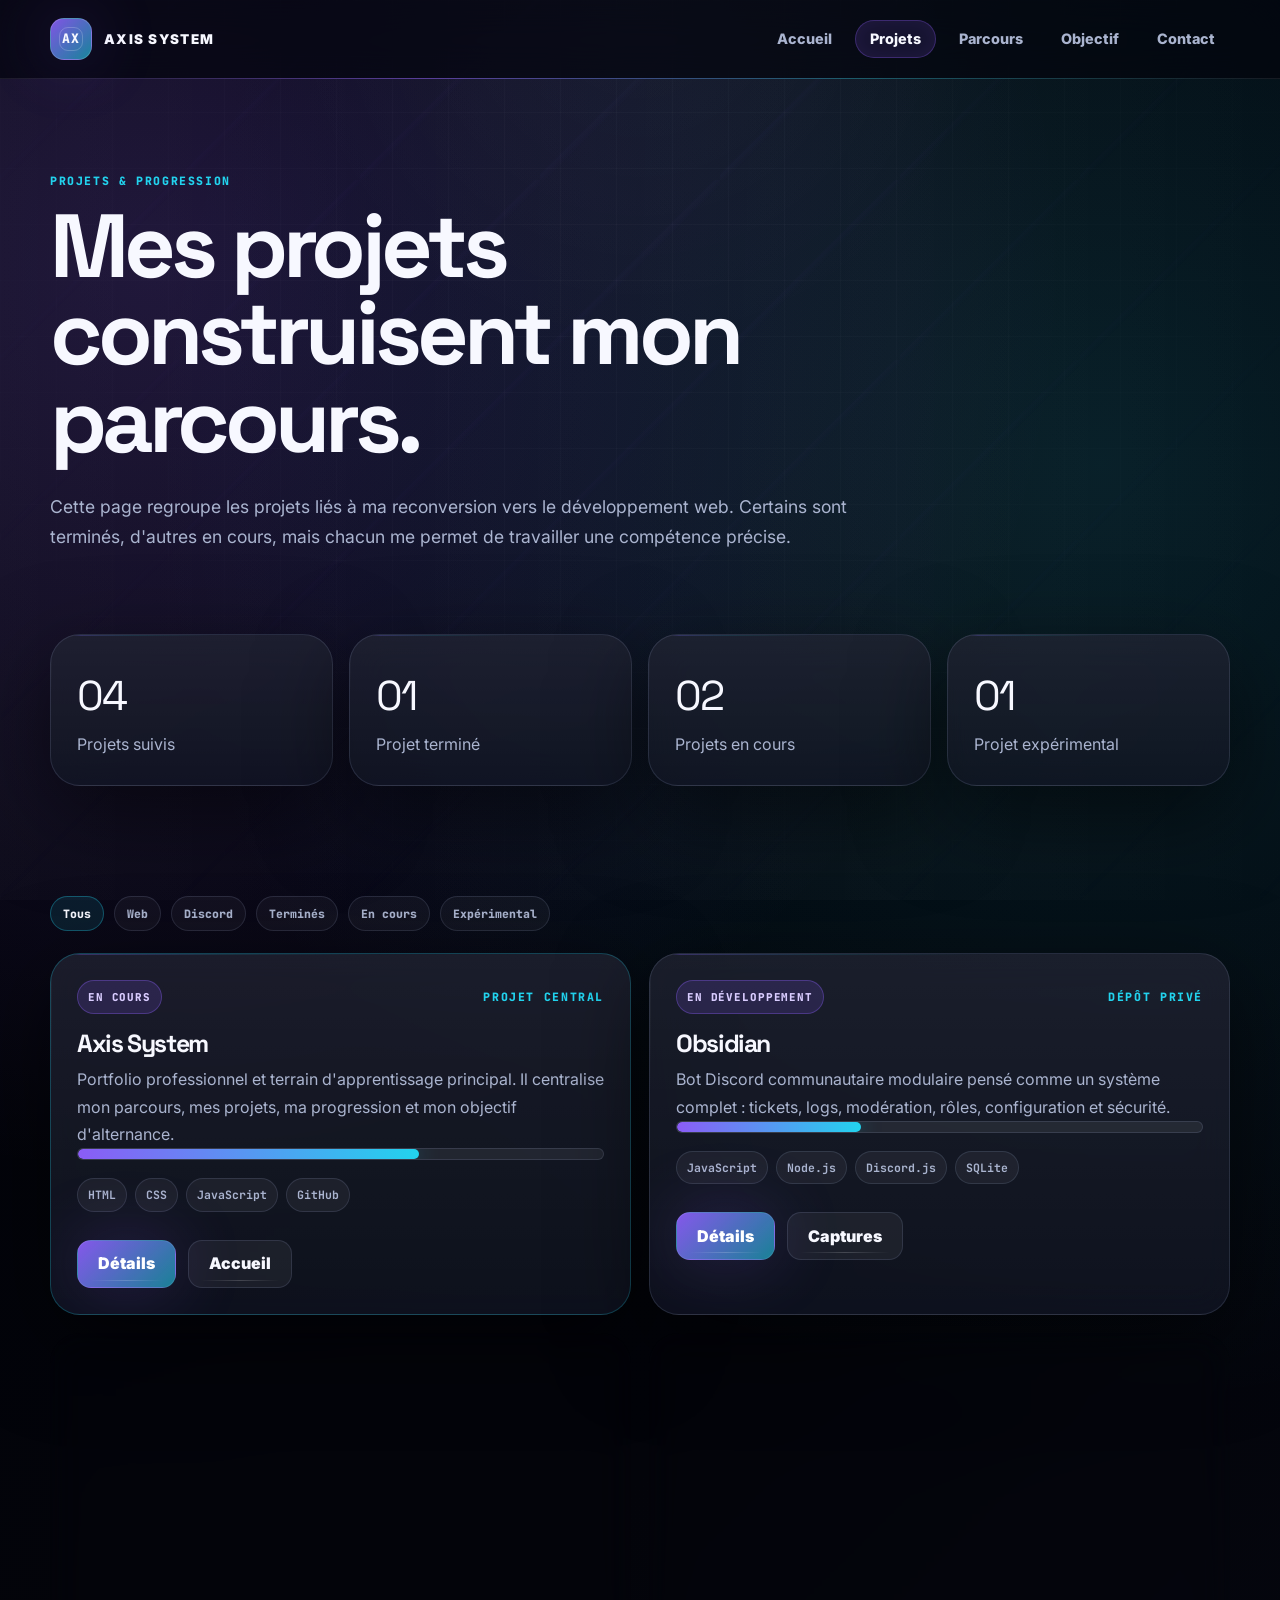
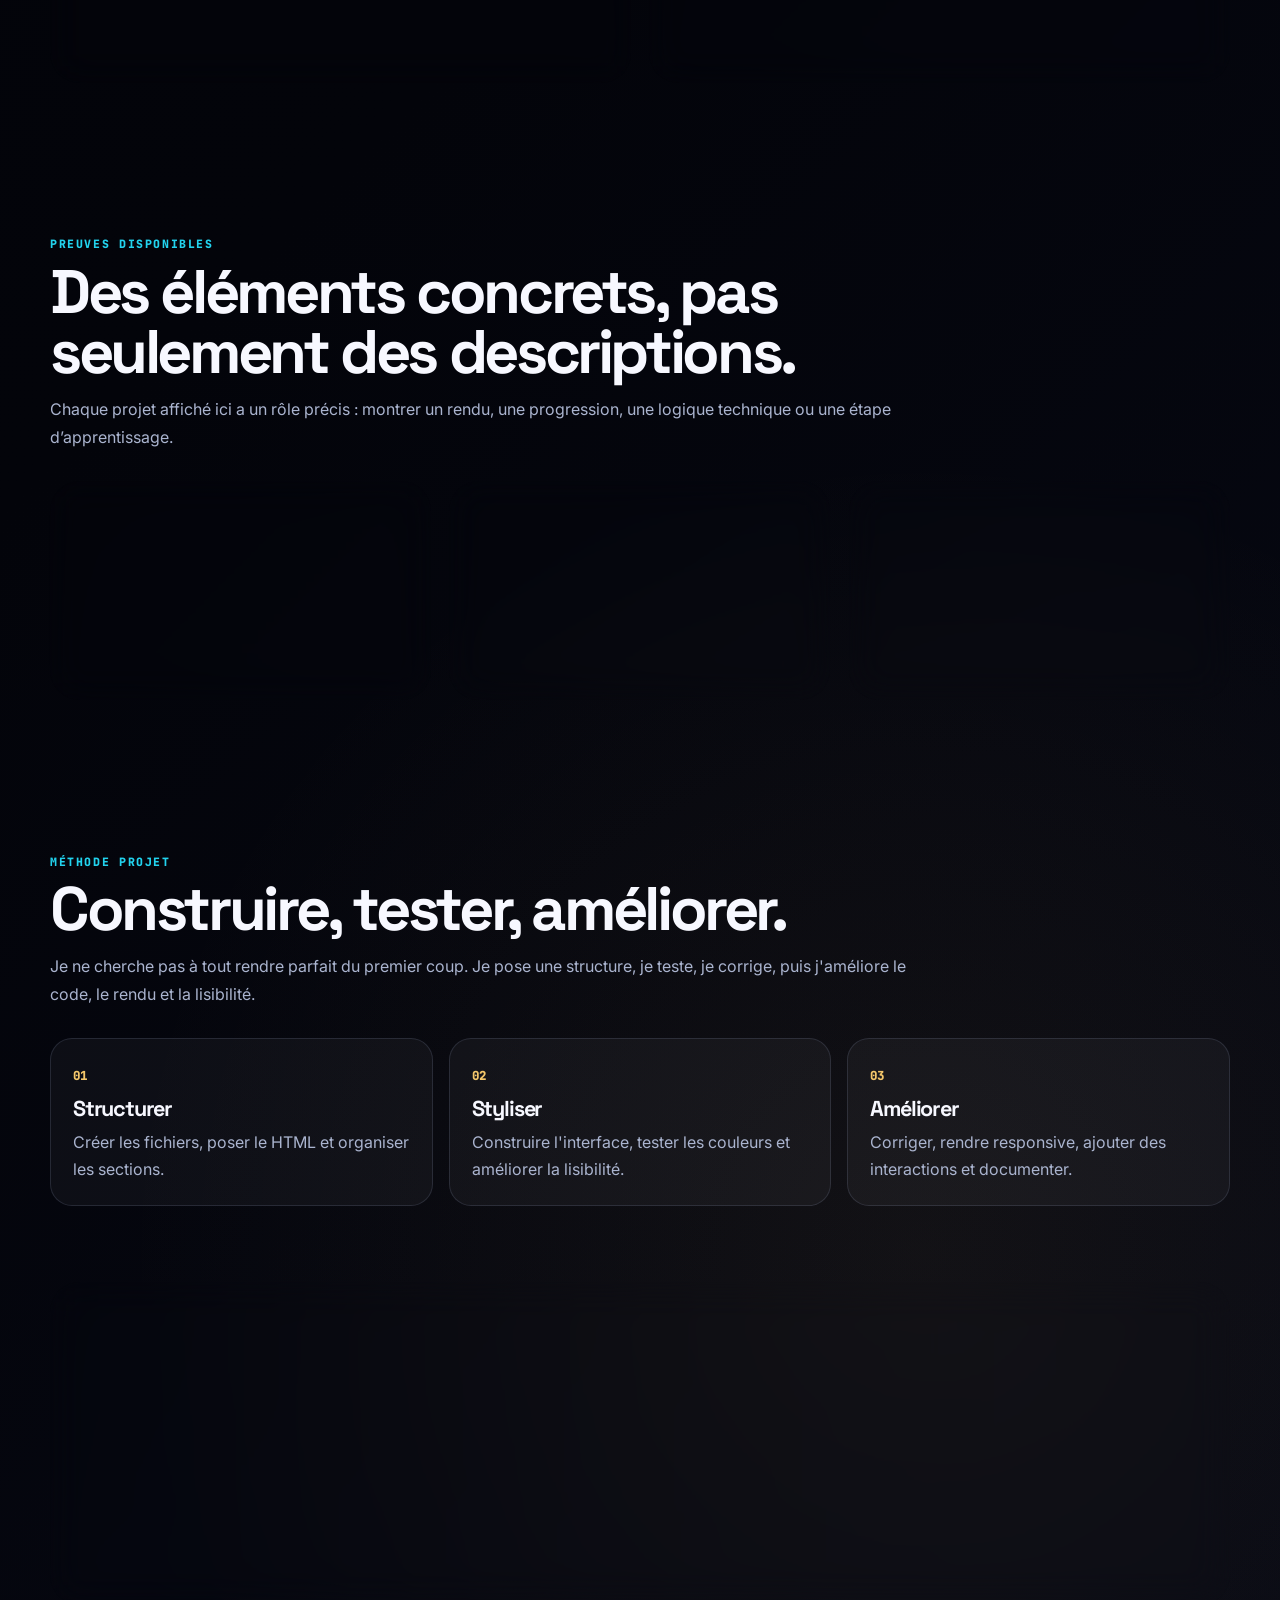
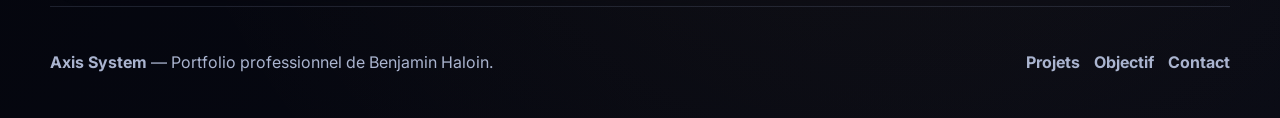
<file: projets.html>
<!DOCTYPE html>
<html lang="fr">
<head>
  <meta charset="UTF-8">
  <meta name="viewport" content="width=device-width, initial-scale=1.0">
  <meta name="author" content="Benjamin Haloin">
  <meta name="robots" content="index, follow">
  <meta name="theme-color" content="#050713">
  <title>Projets — Benjamin Haloin</title>
  <meta name="description" content="Découvrez les projets web de Benjamin Haloin : Axis System, Obsidian, DressCode et un profil interactif expérimental.">
  <link rel="canonical" href="https://benjaminhaloin.fr/projets.html">
  <link rel="icon" href="assets/favicon.svg" type="image/svg+xml">
  <link rel="icon" href="assets/favicon-32x32.png" sizes="32x32" type="image/png">
  <link rel="apple-touch-icon" href="assets/apple-touch-icon.png">

  <meta property="og:title" content="Projets — Benjamin Haloin">
  <meta property="og:description" content="Découvrez les projets web de Benjamin Haloin : Axis System, Obsidian, DressCode et un profil interactif expérimental.">
  <meta property="og:type" content="website">
  <meta property="og:url" content="https://benjaminhaloin.fr/projets.html">
  <meta property="og:site_name" content="Axis System">
  <meta property="og:locale" content="fr_FR">
  <meta property="og:image" content="https://benjaminhaloin.fr/assets/images/og-image.png">
  <meta property="og:image:width" content="1200">
  <meta property="og:image:height" content="630">
  <meta property="og:image:alt" content="Axis System — Portfolio professionnel de Benjamin Haloin">

  <meta name="twitter:card" content="summary_large_image">
  <meta name="twitter:title" content="Projets — Benjamin Haloin">
  <meta name="twitter:description" content="Découvrez les projets web de Benjamin Haloin : Axis System, Obsidian, DressCode et un profil interactif expérimental.">
  <meta name="twitter:image" content="https://benjaminhaloin.fr/assets/images/og-image.png">

  <link rel="preconnect" href="https://fonts.googleapis.com">
  <link rel="preconnect" href="https://fonts.gstatic.com" crossorigin>
  <link href="https://fonts.googleapis.com/css2?family=Inter:wght@400;500;600;700;800;900&family=JetBrains+Mono:wght@400;500;600;700&family=Space+Grotesk:wght@500;600;700&display=swap" rel="stylesheet">
  <link rel="stylesheet" href="css/main.css">
</head>
<body class="">
  <header class="site-header">
    <nav class="navbar" aria-label="Navigation principale">
      <a href="index.html" class="brand" aria-label="Retour à l'accueil">
        <span class="brand-mark">AX</span>
        <span class="brand-text">Axis System</span>
      </a>

      <button class="menu-toggle" type="button" aria-label="Ouvrir le menu" aria-expanded="false">
        <span></span>
        <span></span>
        <span></span>
      </button>

      <ul class="nav-links">
        <li><a href="index.html">Accueil</a></li><li><a href="projets.html">Projets</a></li><li><a href="parcours.html">Parcours</a></li><li><a href="objectif.html">Objectif</a></li><li><a href="contact.html">Contact</a></li>
      </ul>
    </nav>
  </header>
  <main>
    <section class="page-hero reveal">
      <p class="eyebrow">Projets & progression</p>
      <h1>Mes projets construisent mon parcours.</h1>
      <p>Cette page regroupe les projets liés à ma reconversion vers le développement web. Certains sont terminés, d'autres en cours, mais chacun me permet de travailler une compétence précise.</p>
    </section>
    <section class="section project-stats reveal">
      <div class="stat-card card-glow"><span>04</span><p>Projets suivis</p></div>
      <div class="stat-card card-glow"><span>01</span><p>Projet terminé</p></div>
      <div class="stat-card card-glow"><span>02</span><p>Projets en cours</p></div>
      <div class="stat-card card-glow"><span>01</span><p>Projet expérimental</p></div>
    </section>
    <section class="section reveal">
      <div class="filter-bar" aria-label="Filtrer les projets">
        <button type="button" class="is-active" data-filter="all">Tous</button><button type="button" data-filter="web">Web</button><button type="button" data-filter="discord">Discord</button><button type="button" data-filter="done">Terminés</button><button type="button" data-filter="current">En cours</button><button type="button" data-filter="experimental">Expérimental</button>
      </div>
      <div class="project-grid all-projects">
        <article class="project-card card-glow featured" data-category="web current">
          <div class="card-top"><span class="badge badge-progress">En cours</span><span class="mono">Projet central</span></div>
          <h3>Axis System</h3>
          <p>Portfolio professionnel et terrain d'apprentissage principal. Il centralise mon parcours, mes projets, ma progression et mon objectif d'alternance.</p>
          <div class="progress-bar"><span style="--progress:65%"></span></div>
          <div class="tech-list"><span>HTML</span><span>CSS</span><span>JavaScript</span><span>GitHub</span></div>
          <div class="card-actions"><a href="pages/portfolio.html" class="btn btn-primary">Détails</a><a href="index.html" class="btn btn-secondary">Accueil</a></div>
        </article>
        <article class="project-card card-glow" data-category="discord current">
          <div class="card-top"><span class="badge badge-progress">En développement</span><span class="mono">Dépôt privé</span></div>
          <h3>Obsidian</h3>
          <p>Bot Discord communautaire modulaire pensé comme un système complet : tickets, logs, modération, rôles, configuration et sécurité.</p>
          <div class="progress-bar"><span style="--progress:35%"></span></div>
          <div class="tech-list"><span>JavaScript</span><span>Node.js</span><span>Discord.js</span><span>SQLite</span></div>
          <div class="card-actions"><a href="pages/obsidian.html" class="btn btn-primary">Détails</a><a href="pages/obsidian.html#captures" class="btn btn-secondary">Captures</a></div>
        </article>
        <article class="project-card card-glow" data-category="web done">
          <div class="card-top"><span class="badge badge-done">Terminé</span><span class="mono">Site publié</span></div>
          <h3>DressCode</h3>
          <p>Site vitrine terminé, publié via Netlify et disponible sur GitHub. Une réalisation concrète autour de la structure, du contenu et de l'identité visuelle.</p>
          <div class="tech-list"><span>HTML</span><span>CSS</span><span>Netlify</span><span>GitHub</span></div>
          <div class="card-actions"><a href="pages/dresscode.html" class="btn btn-primary">Détails</a><a href="https://dresscode-introrp.netlify.app" target="_blank" rel="noopener" class="btn btn-secondary">Site en ligne</a><a href="https://github.com/BenjaminHaloin/dresscode" target="_blank" rel="noopener" class="btn btn-ghost">GitHub</a></div>
        </article>
        <article class="project-card card-glow" data-category="web planned experimental">
          <div class="card-top"><span class="badge badge-planned">Expérimental</span><span class="mono">Prévu</span></div>
          <h3>Profil interactif</h3>
          <p>Projet d'interface créative séparée du portfolio professionnel : page profil, liens, animations, ambiance visuelle et sélection musicale.</p>
          <div class="tech-list"><span>HTML</span><span>CSS</span><span>JavaScript</span><span>UI</span></div>
          <div class="card-actions"><a href="pages/profil-interactif.html" class="btn btn-primary">Détails</a></div>
        </article>

      </div>
    </section>
    <section class="section reveal">
      <div class="section-heading">
        <p class="eyebrow">Preuves disponibles</p>
        <h2>Des éléments concrets, pas seulement des descriptions.</h2>
        <p>Chaque projet affiché ici a un rôle précis : montrer un rendu, une progression, une logique technique ou une étape d’apprentissage.</p>
      </div>
      <div class="proof-grid">
        <article class="proof-card card-glow"><span>Portfolio</span><h3>Axis System</h3><p>Site construit comme projet central de reconversion.</p><a href="pages/portfolio.html">Voir la fiche</a></article>
        <article class="proof-card card-glow"><span>Publié</span><h3>DressCode</h3><p>Site terminé, consultable en ligne et disponible sur GitHub.</p><a href="https://dresscode-introrp.netlify.app" target="_blank" rel="noopener">Ouvrir le site</a></article>
        <article class="proof-card card-glow"><span>Captures</span><h3>Obsidian</h3><p>Projet privé pour le moment, présenté avec des captures réelles.</p><a href="pages/obsidian.html#captures">Voir les captures</a></article>
      </div>
    </section>

    <section class="section reveal">
      <div class="section-heading">
        <p class="eyebrow">Méthode projet</p>
        <h2>Construire, tester, améliorer.</h2>
        <p>Je ne cherche pas à tout rendre parfait du premier coup. Je pose une structure, je teste, je corrige, puis j'améliore le code, le rendu et la lisibilité.</p>
      </div>
      <div class="timeline compact">
        <article><span>01</span><h3>Structurer</h3><p>Créer les fichiers, poser le HTML et organiser les sections.</p></article>
        <article><span>02</span><h3>Styliser</h3><p>Construire l'interface, tester les couleurs et améliorer la lisibilité.</p></article>
        <article><span>03</span><h3>Améliorer</h3><p>Corriger, rendre responsive, ajouter des interactions et documenter.</p></article>
      </div>
    </section>
    <section class="section cta-panel reveal card-glow"><p class="eyebrow">Suite</p><h2>Ces projets sont le point de départ de ma progression.</h2><p>Ils me permettent d'apprendre en pratiquant et de construire progressivement un profil crédible pour une alternance.</p><div class="hero-actions"><a href="objectif.html" class="btn btn-primary">Voir mon objectif</a><a href="contact.html" class="btn btn-secondary">Me contacter</a></div></section>
  </main>
  <footer class="site-footer">
    <div class="footer-inner">
      <p><strong>Axis System</strong> — Portfolio professionnel de Benjamin Haloin.</p>
      <div class="footer-links">
        <a href="projets.html">Projets</a>
        <a href="objectif.html">Objectif</a>
        <a href="contact.html">Contact</a>
      </div>
    </div>
  </footer>
  <button class="back-to-top" type="button" aria-label="Retour en haut">↑</button>
  <script defer src="js/loader.js"></script>
  <script defer src="js/menu.js"></script>
  <script defer src="js/active-link.js"></script>
  <script defer src="js/modal.js"></script>
  <script defer src="js/animations.js"></script>
  <script defer src="js/progress.js"></script>
  <script defer src="js/data-panels.js"></script>
  <script defer src="js/main.js"></script>
</body>
</html>
</file>
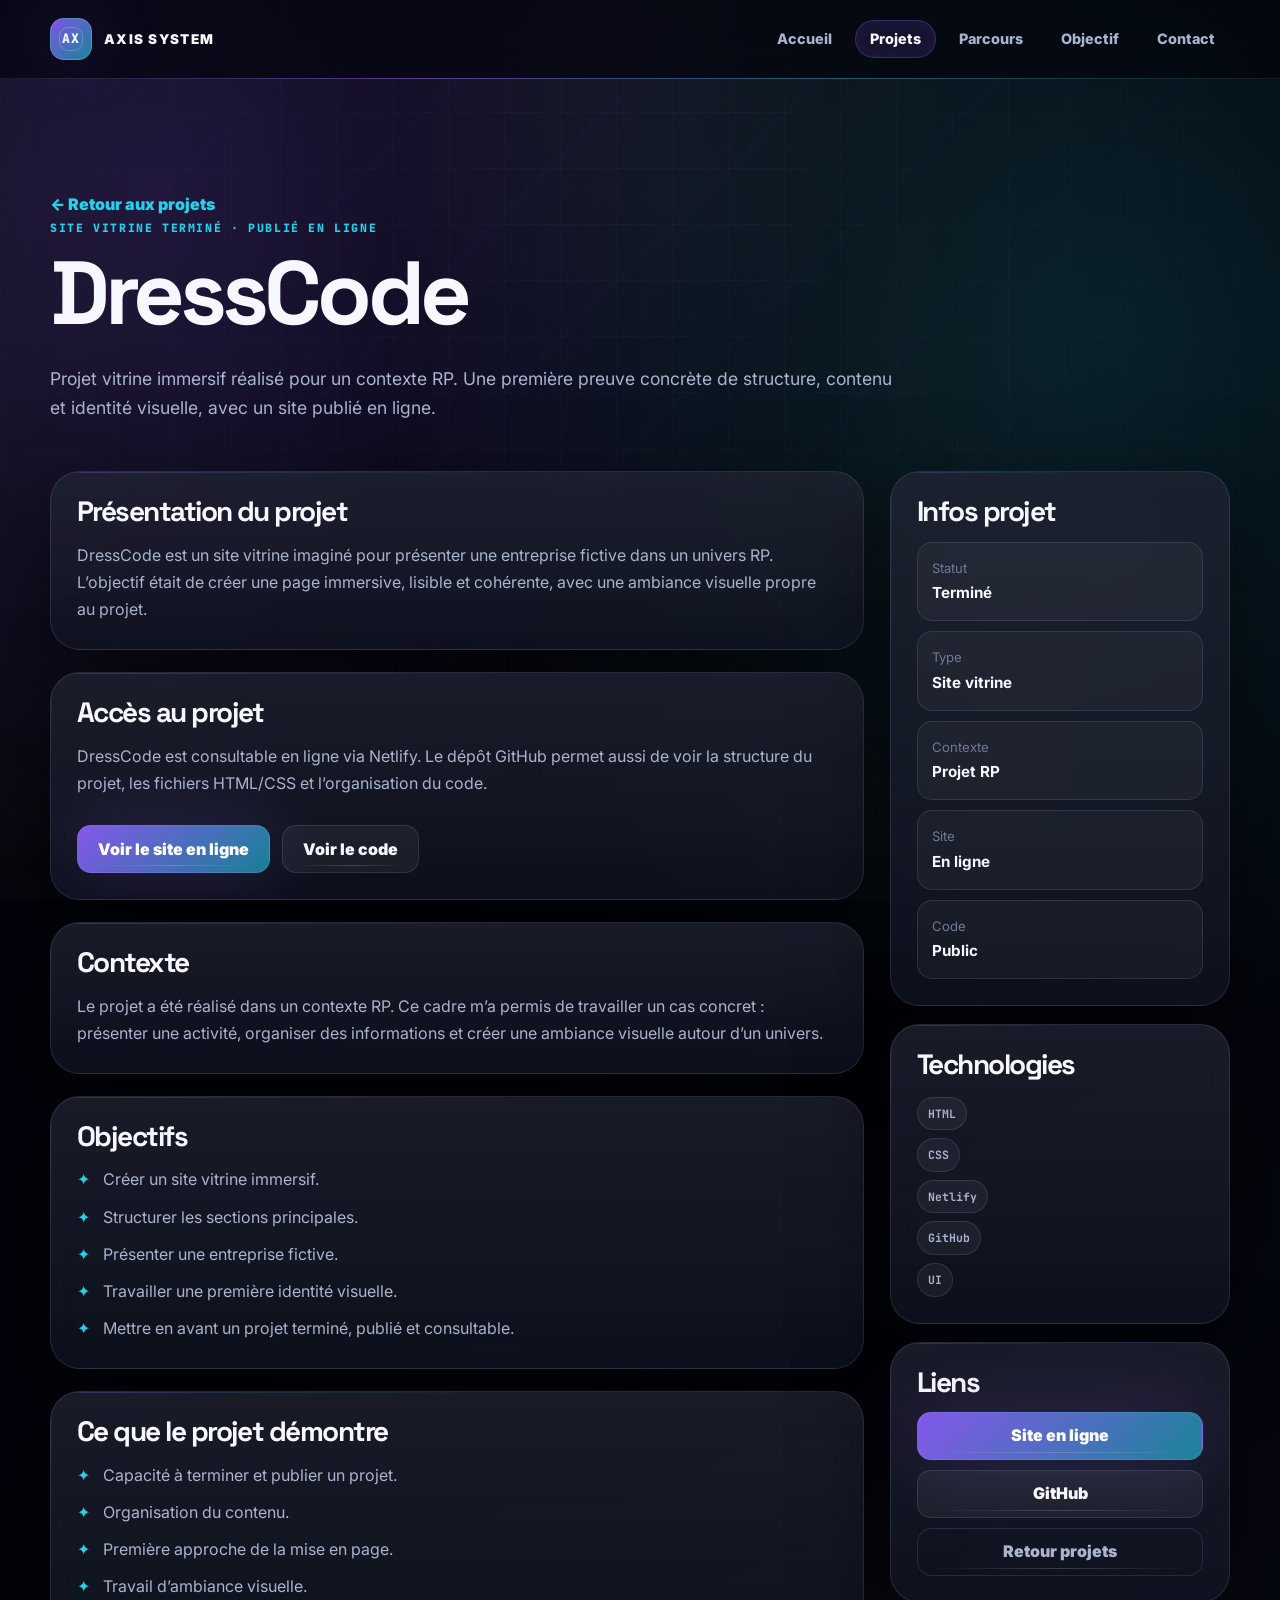
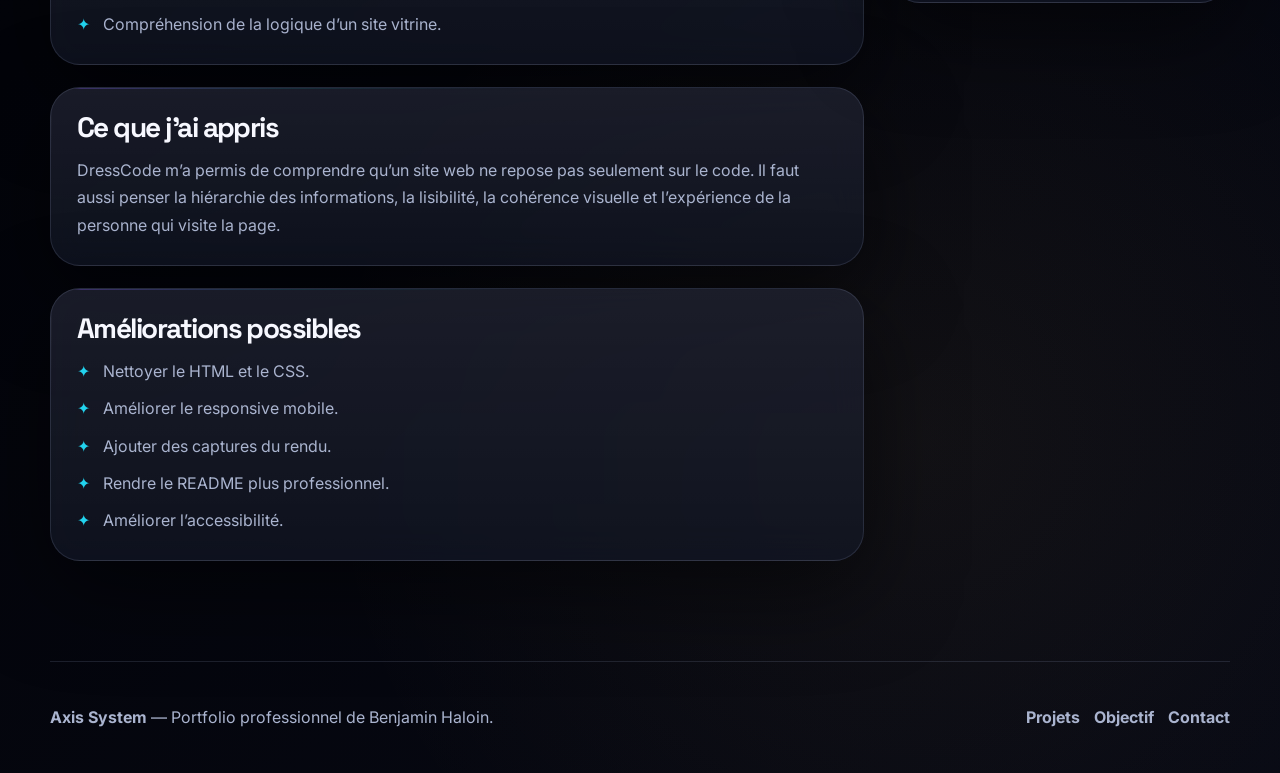
<file: pages/dresscode.html>
<!DOCTYPE html>
<html lang="fr">
<head>
  <meta charset="UTF-8">
  <meta name="viewport" content="width=device-width, initial-scale=1.0">
  <meta name="author" content="Benjamin Haloin">
  <meta name="robots" content="index, follow">
  <meta name="theme-color" content="#050713">
  <title>DressCode — Site vitrine publié</title>
  <meta name="description" content="Présentation de DressCode, site vitrine immersif terminé, publié via Netlify et disponible sur GitHub.">
  <link rel="canonical" href="https://benjaminhaloin.fr/pages/dresscode.html">
  <link rel="icon" href="../assets/favicon.svg" type="image/svg+xml">
  <link rel="icon" href="../assets/favicon-32x32.png" sizes="32x32" type="image/png">
  <link rel="apple-touch-icon" href="../assets/apple-touch-icon.png">

  <meta property="og:title" content="DressCode — Site vitrine publié">
  <meta property="og:description" content="Présentation de DressCode, site vitrine immersif terminé, publié via Netlify et disponible sur GitHub.">
  <meta property="og:type" content="website">
  <meta property="og:url" content="https://benjaminhaloin.fr/pages/dresscode.html">
  <meta property="og:site_name" content="Axis System">
  <meta property="og:locale" content="fr_FR">
  <meta property="og:image" content="https://benjaminhaloin.fr/assets/images/og-image.png">
  <meta property="og:image:width" content="1200">
  <meta property="og:image:height" content="630">
  <meta property="og:image:alt" content="Axis System — Portfolio professionnel de Benjamin Haloin">

  <meta name="twitter:card" content="summary_large_image">
  <meta name="twitter:title" content="DressCode — Site vitrine publié">
  <meta name="twitter:description" content="Présentation de DressCode, site vitrine immersif terminé, publié via Netlify et disponible sur GitHub.">
  <meta name="twitter:image" content="https://benjaminhaloin.fr/assets/images/og-image.png">

  <link rel="preconnect" href="https://fonts.googleapis.com">
  <link rel="preconnect" href="https://fonts.gstatic.com" crossorigin>
  <link href="https://fonts.googleapis.com/css2?family=Inter:wght@400;500;600;700;800;900&family=JetBrains+Mono:wght@400;500;600;700&family=Space+Grotesk:wght@500;600;700&display=swap" rel="stylesheet">
  <link rel="stylesheet" href="../css/main.css">
</head>
<body class="">
  <header class="site-header">
    <nav class="navbar" aria-label="Navigation principale">
      <a href="../index.html" class="brand" aria-label="Retour à l'accueil">
        <span class="brand-mark">AX</span>
        <span class="brand-text">Axis System</span>
      </a>

      <button class="menu-toggle" type="button" aria-label="Ouvrir le menu" aria-expanded="false">
        <span></span>
        <span></span>
        <span></span>
      </button>

      <ul class="nav-links">
        <li><a href="../index.html">Accueil</a></li><li><a href="../projets.html">Projets</a></li><li><a href="../parcours.html">Parcours</a></li><li><a href="../objectif.html">Objectif</a></li><li><a href="../contact.html">Contact</a></li>
      </ul>
    </nav>
  </header>
  <main>
    <section class="project-hero reveal">
      <a href="../projets.html" class="back-link">← Retour aux projets</a>
      <p class="eyebrow">Site vitrine terminé · publié en ligne</p>
      <h1>DressCode</h1>
      <p>Projet vitrine immersif réalisé pour un contexte RP. Une première preuve concrète de structure, contenu et identité visuelle, avec un site publié en ligne.</p>
    </section>
    <section class="detail-layout reveal">
      <div class="detail-main">
        <article class="detail-block card-glow">
          <h2>Présentation du projet</h2>
<p>DressCode est un site vitrine imaginé pour présenter une entreprise fictive dans un univers RP. L’objectif était de créer une page immersive, lisible et cohérente, avec une ambiance visuelle propre au projet.</p>
        </article>
        <article class="detail-block card-glow">
          <h2>Accès au projet</h2>
          <p>DressCode est consultable en ligne via Netlify. Le dépôt GitHub permet aussi de voir la structure du projet, les fichiers HTML/CSS et l’organisation du code.</p>
          <div class="hero-actions"><a href="https://dresscode-introrp.netlify.app" target="_blank" rel="noopener" class="btn btn-primary">Voir le site en ligne</a><a href="https://github.com/BenjaminHaloin/dresscode" target="_blank" rel="noopener" class="btn btn-secondary">Voir le code</a></div>
        </article>
        <article class="detail-block card-glow">
          <h2>Contexte</h2>
<p>Le projet a été réalisé dans un contexte RP. Ce cadre m’a permis de travailler un cas concret : présenter une activité, organiser des informations et créer une ambiance visuelle autour d’un univers.</p>
        </article>
        <article class="detail-block card-glow">
          <h2>Objectifs</h2>
<ul class="detail-list"><li>Créer un site vitrine immersif.</li><li>Structurer les sections principales.</li><li>Présenter une entreprise fictive.</li><li>Travailler une première identité visuelle.</li><li>Mettre en avant un projet terminé, publié et consultable.</li></ul>
        </article>
        <article class="detail-block card-glow">
          <h2>Ce que le projet démontre</h2>
<ul class="detail-list"><li>Capacité à terminer et publier un projet.</li><li>Organisation du contenu.</li><li>Première approche de la mise en page.</li><li>Travail d’ambiance visuelle.</li><li>Compréhension de la logique d’un site vitrine.</li></ul>
        </article>
        <article class="detail-block card-glow">
          <h2>Ce que j’ai appris</h2>
<p>DressCode m’a permis de comprendre qu’un site web ne repose pas seulement sur le code. Il faut aussi penser la hiérarchie des informations, la lisibilité, la cohérence visuelle et l’expérience de la personne qui visite la page.</p>
        </article>
        <article class="detail-block card-glow">
          <h2>Améliorations possibles</h2>
<ul class="detail-list"><li>Nettoyer le HTML et le CSS.</li><li>Améliorer le responsive mobile.</li><li>Ajouter des captures du rendu.</li><li>Rendre le README plus professionnel.</li><li>Améliorer l’accessibilité.</li></ul>
        </article>
      </div>
      <aside class="detail-sidebar">
        <div class="sidebar-card card-glow">
          <h2>Infos projet</h2>
<div class="info-list"><div><span>Statut</span><strong>Terminé</strong></div><div><span>Type</span><strong>Site vitrine</strong></div><div><span>Contexte</span><strong>Projet RP</strong></div><div><span>Site</span><strong>En ligne</strong></div><div><span>Code</span><strong>Public</strong></div></div>
        </div>
        <div class="sidebar-card card-glow">
          <h2>Technologies</h2>
<div class="tech-list vertical"><span>HTML</span><span>CSS</span><span>Netlify</span><span>GitHub</span><span>UI</span></div>
        </div>
        <div class="sidebar-card card-glow">
          <h2>Liens</h2>
<div class="sidebar-actions"><a href="https://dresscode-introrp.netlify.app" target="_blank" rel="noopener" class="btn btn-primary">Site en ligne</a><a href="https://github.com/BenjaminHaloin/dresscode" target="_blank" rel="noopener" class="btn btn-secondary">GitHub</a><a href="../projets.html" class="btn btn-ghost">Retour projets</a></div>
        </div>
      </aside>
    </section>
  </main>
  <footer class="site-footer">
    <div class="footer-inner">
      <p><strong>Axis System</strong> — Portfolio professionnel de Benjamin Haloin.</p>
      <div class="footer-links">
        <a href="../projets.html">Projets</a>
        <a href="../objectif.html">Objectif</a>
        <a href="../contact.html">Contact</a>
      </div>
    </div>
  </footer>
  <button class="back-to-top" type="button" aria-label="Retour en haut">↑</button>
  <script defer src="../js/loader.js"></script>
  <script defer src="../js/menu.js"></script>
  <script defer src="../js/active-link.js"></script>
  <script defer src="../js/modal.js"></script>
  <script defer src="../js/animations.js"></script>
  <script defer src="../js/progress.js"></script>
  <script defer src="../js/data-panels.js"></script>
  <script defer src="../js/main.js"></script>
</body>
</html>
</file>
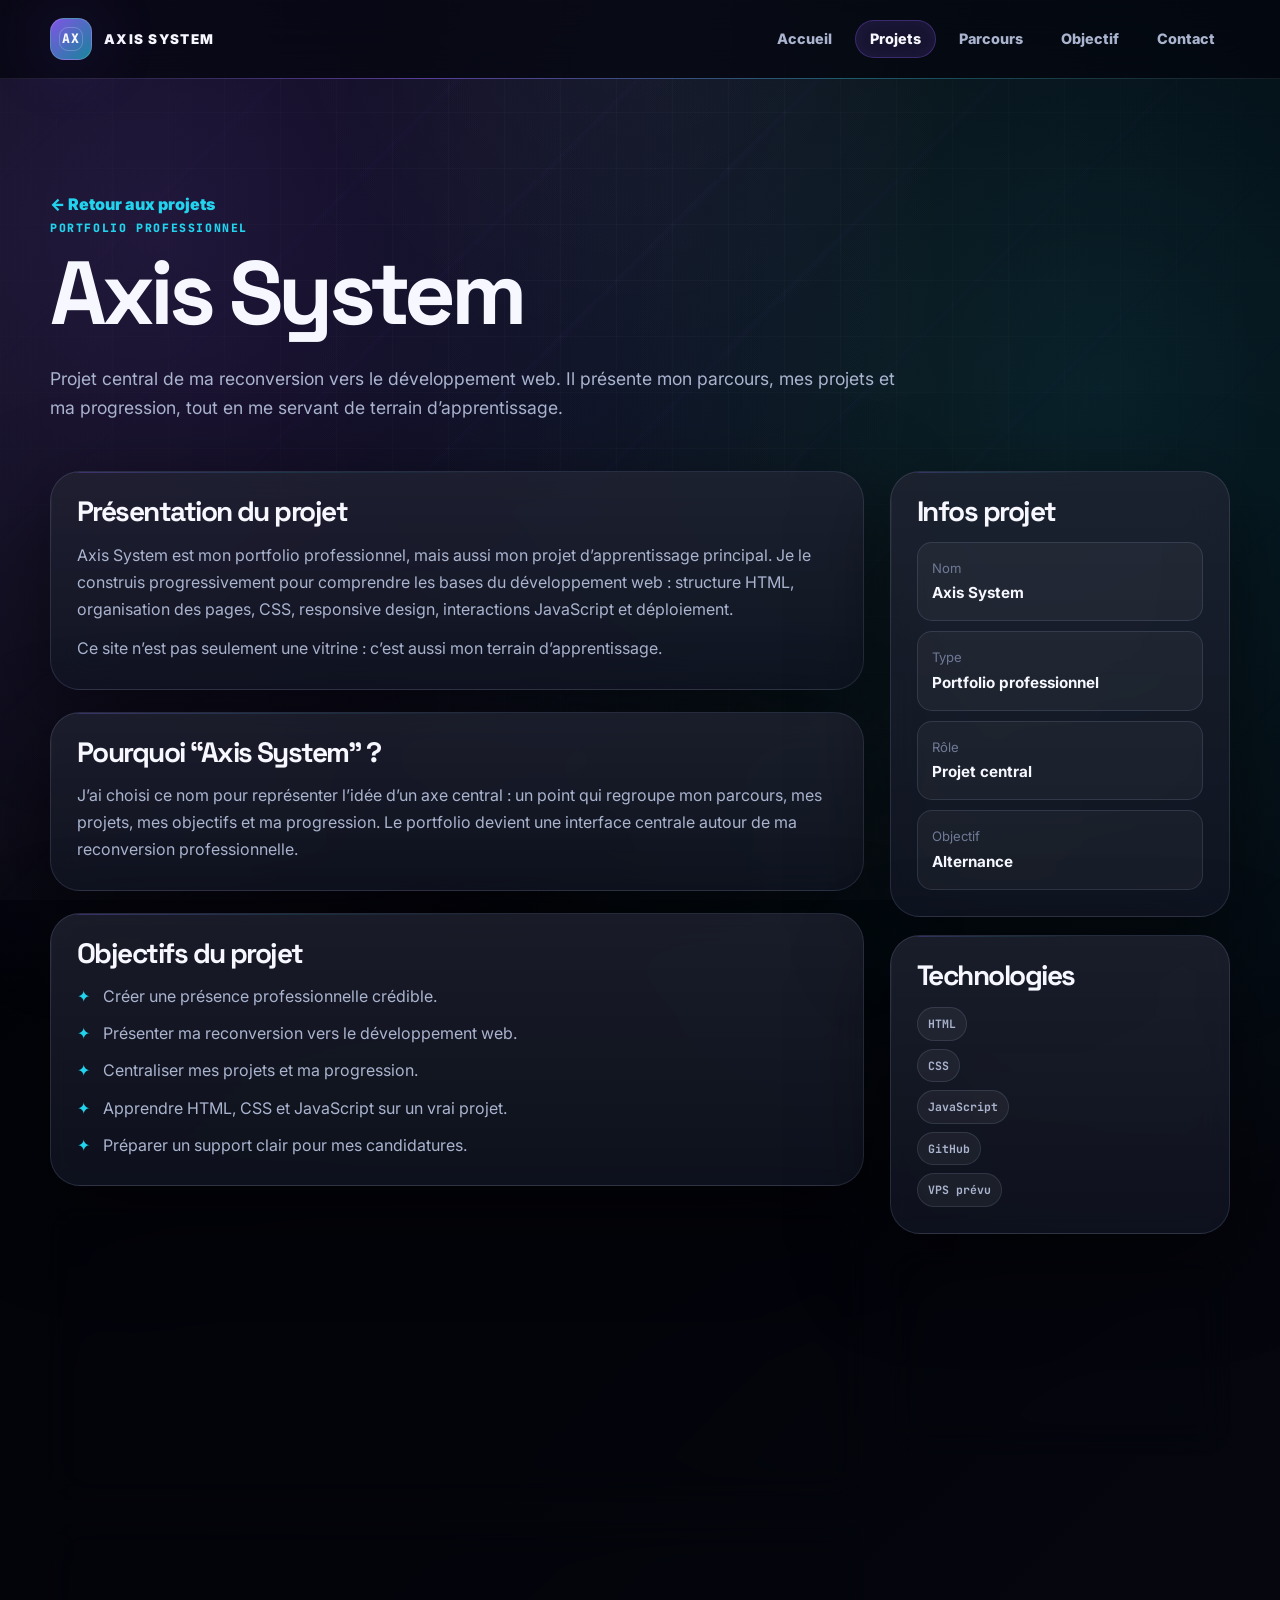
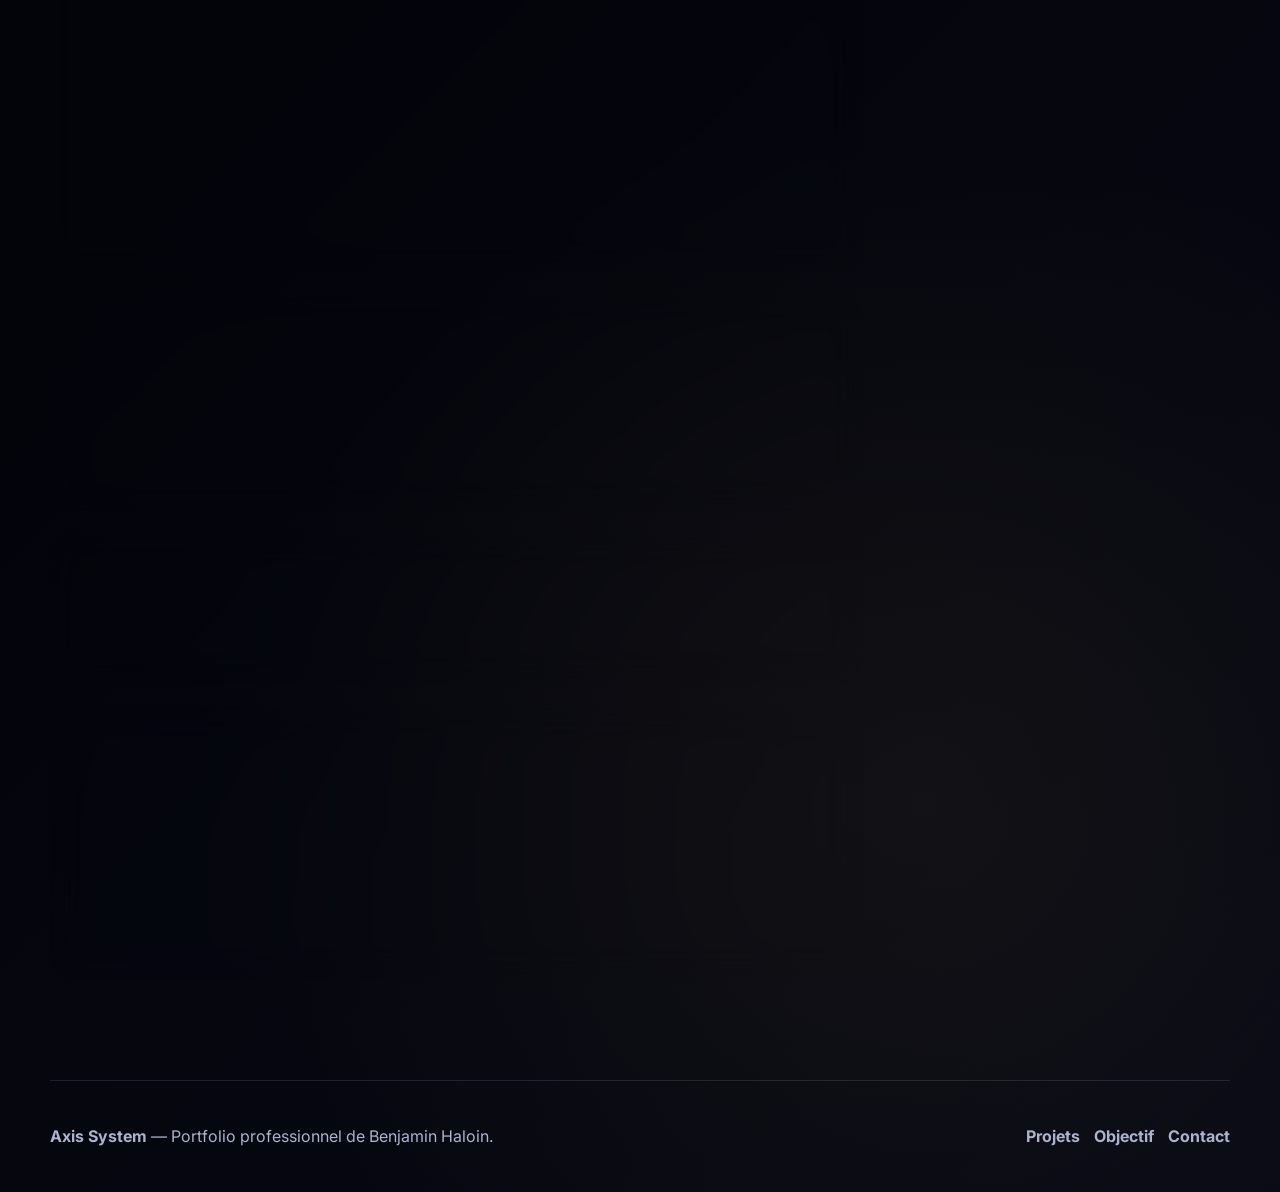
<file: pages/portfolio.html>
<!DOCTYPE html>
<html lang="fr">
<head>
  <meta charset="UTF-8">
  <meta name="viewport" content="width=device-width, initial-scale=1.0">
  <meta name="author" content="Benjamin Haloin">
  <meta name="robots" content="index, follow">
  <meta name="theme-color" content="#050713">
  <title>Axis System — Projet portfolio</title>
  <meta name="description" content="Présentation d’Axis System, le portfolio professionnel de Benjamin Haloin et son projet central d’apprentissage web.">
  <link rel="canonical" href="https://benjaminhaloin.fr/pages/portfolio.html">
  <link rel="icon" href="../assets/favicon.svg" type="image/svg+xml">
  <link rel="icon" href="../assets/favicon-32x32.png" sizes="32x32" type="image/png">
  <link rel="apple-touch-icon" href="../assets/apple-touch-icon.png">

  <meta property="og:title" content="Axis System — Projet portfolio">
  <meta property="og:description" content="Présentation d’Axis System, le portfolio professionnel de Benjamin Haloin et son projet central d’apprentissage web.">
  <meta property="og:type" content="website">
  <meta property="og:url" content="https://benjaminhaloin.fr/pages/portfolio.html">
  <meta property="og:site_name" content="Axis System">
  <meta property="og:locale" content="fr_FR">
  <meta property="og:image" content="https://benjaminhaloin.fr/assets/images/og-image.png">
  <meta property="og:image:width" content="1200">
  <meta property="og:image:height" content="630">
  <meta property="og:image:alt" content="Axis System — Portfolio professionnel de Benjamin Haloin">

  <meta name="twitter:card" content="summary_large_image">
  <meta name="twitter:title" content="Axis System — Projet portfolio">
  <meta name="twitter:description" content="Présentation d’Axis System, le portfolio professionnel de Benjamin Haloin et son projet central d’apprentissage web.">
  <meta name="twitter:image" content="https://benjaminhaloin.fr/assets/images/og-image.png">

  <link rel="preconnect" href="https://fonts.googleapis.com">
  <link rel="preconnect" href="https://fonts.gstatic.com" crossorigin>
  <link href="https://fonts.googleapis.com/css2?family=Inter:wght@400;500;600;700;800;900&family=JetBrains+Mono:wght@400;500;600;700&family=Space+Grotesk:wght@500;600;700&display=swap" rel="stylesheet">
  <link rel="stylesheet" href="../css/main.css">
</head>
<body class="">
  <header class="site-header">
    <nav class="navbar" aria-label="Navigation principale">
      <a href="../index.html" class="brand" aria-label="Retour à l'accueil">
        <span class="brand-mark">AX</span>
        <span class="brand-text">Axis System</span>
      </a>

      <button class="menu-toggle" type="button" aria-label="Ouvrir le menu" aria-expanded="false">
        <span></span>
        <span></span>
        <span></span>
      </button>

      <ul class="nav-links">
        <li><a href="../index.html">Accueil</a></li><li><a href="../projets.html">Projets</a></li><li><a href="../parcours.html">Parcours</a></li><li><a href="../objectif.html">Objectif</a></li><li><a href="../contact.html">Contact</a></li>
      </ul>
    </nav>
  </header>
  <main>
    <section class="project-hero reveal">
      <a href="../projets.html" class="back-link">← Retour aux projets</a>
      <p class="eyebrow">Portfolio professionnel</p>
      <h1>Axis System</h1>
      <p>Projet central de ma reconversion vers le développement web. Il présente mon parcours, mes projets et ma progression, tout en me servant de terrain d’apprentissage.</p>
    </section>
    <section class="detail-layout reveal">
      <div class="detail-main">
        <article class="detail-block card-glow">
          <h2>Présentation du projet</h2>
<p>Axis System est mon portfolio professionnel, mais aussi mon projet d’apprentissage principal. Je le construis progressivement pour comprendre les bases du développement web : structure HTML, organisation des pages, CSS, responsive design, interactions JavaScript et déploiement.</p><p>Ce site n’est pas seulement une vitrine : c’est aussi mon terrain d’apprentissage.</p>
        </article>
        <article class="detail-block card-glow">
          <h2>Pourquoi “Axis System” ?</h2>
<p>J’ai choisi ce nom pour représenter l’idée d’un axe central : un point qui regroupe mon parcours, mes projets, mes objectifs et ma progression. Le portfolio devient une interface centrale autour de ma reconversion professionnelle.</p>
        </article>
        <article class="detail-block card-glow">
          <h2>Objectifs du projet</h2>
<ul class="detail-list"><li>Créer une présence professionnelle crédible.</li><li>Présenter ma reconversion vers le développement web.</li><li>Centraliser mes projets et ma progression.</li><li>Apprendre HTML, CSS et JavaScript sur un vrai projet.</li><li>Préparer un support clair pour mes candidatures.</li></ul>
        </article>
        <article class="detail-block card-glow">
          <h2>Compétences travaillées</h2>
<div class="module-grid"><article><h3>HTML</h3><p>Structure de pages, balises sémantiques, navigation et organisation du contenu.</p></article><article><h3>CSS</h3><p>Mise en forme, composants, responsive, cartes, boutons et fichiers séparés.</p></article><article><h3>JavaScript</h3><p>Menu mobile, modale d’images, loader, animations et barres de progression.</p></article><article><h3>Organisation</h3><p>Dossiers, fichiers, GitHub, préparation au déploiement et documentation.</p></article></div>
        </article>
        <article class="detail-block card-glow">
          <h2>Progression du projet</h2>
<div class="progress-stack"><div><div class="progress-head"><h3>Structure HTML</h3><span>80%</span></div><div class="progress-bar"><span style="--progress:80%"></span></div></div><div><div class="progress-head"><h3>Interface CSS</h3><span>70%</span></div><div class="progress-bar"><span style="--progress:70%"></span></div></div><div><div class="progress-head"><h3>JavaScript</h3><span>45%</span></div><div class="progress-bar"><span style="--progress:45%"></span></div></div><div><div class="progress-head"><h3>Déploiement</h3><span>15%</span></div><div class="progress-bar"><span style="--progress:15%"></span></div></div></div>
        </article>
        <article class="detail-block card-glow">
          <h2>Méthode d’apprentissage</h2>
<p>J’apprends en construisant. Sololearn me sert de support mobile pour revoir les bases et pratiquer régulièrement, tandis que VS Code et GitHub me permettent de tester sur un vrai projet.</p><p>Chaque erreur de chemin, chaque bug CSS ou chaque interaction JavaScript me donne une occasion de mieux comprendre la logique du web.</p>
        </article>
        <article class="detail-block card-glow">
          <h2>Déploiement prévu</h2>
<p>Le site est pensé pour être publié proprement : GitHub pour le suivi du code, VPS pour l’hébergement, Nginx pour servir le site, puis domaine personnalisé et HTTPS.</p>
        </article>
        <article class="detail-block card-glow">
          <h2>À consolider</h2>
<ul class="detail-list"><li>Finaliser les textes et le responsive.</li><li>Ajouter le CV PDF et le lien LinkedIn.</li><li>Nettoyer le README GitHub.</li><li>Préparer la mise en ligne sur le VPS.</li><li>Prévoir une connexion propre aux données publiques d’Obsidian.</li></ul>
        </article>
      </div>
      <aside class="detail-sidebar">
        <div class="sidebar-card card-glow">
          <h2>Infos projet</h2>
<div class="info-list"><div><span>Nom</span><strong>Axis System</strong></div><div><span>Type</span><strong>Portfolio professionnel</strong></div><div><span>Rôle</span><strong>Projet central</strong></div><div><span>Objectif</span><strong>Alternance</strong></div></div>
        </div>
        <div class="sidebar-card card-glow">
          <h2>Technologies</h2>
<div class="tech-list vertical"><span>HTML</span><span>CSS</span><span>JavaScript</span><span>GitHub</span><span>VPS prévu</span></div>
        </div>
        <div class="sidebar-card card-glow">
          <h2>Liens</h2>
<div class="sidebar-actions"><a href="../index.html" class="btn btn-primary">Voir l’accueil</a><a href="../projets.html" class="btn btn-secondary">Tous les projets</a></div>
        </div>
      </aside>
    </section>
  </main>
  <footer class="site-footer">
    <div class="footer-inner">
      <p><strong>Axis System</strong> — Portfolio professionnel de Benjamin Haloin.</p>
      <div class="footer-links">
        <a href="../projets.html">Projets</a>
        <a href="../objectif.html">Objectif</a>
        <a href="../contact.html">Contact</a>
      </div>
    </div>
  </footer>
  <button class="back-to-top" type="button" aria-label="Retour en haut">↑</button>
  <script defer src="../js/loader.js"></script>
  <script defer src="../js/menu.js"></script>
  <script defer src="../js/active-link.js"></script>
  <script defer src="../js/modal.js"></script>
  <script defer src="../js/animations.js"></script>
  <script defer src="../js/progress.js"></script>
  <script defer src="../js/data-panels.js"></script>
  <script defer src="../js/main.js"></script>
</body>
</html>
</file>
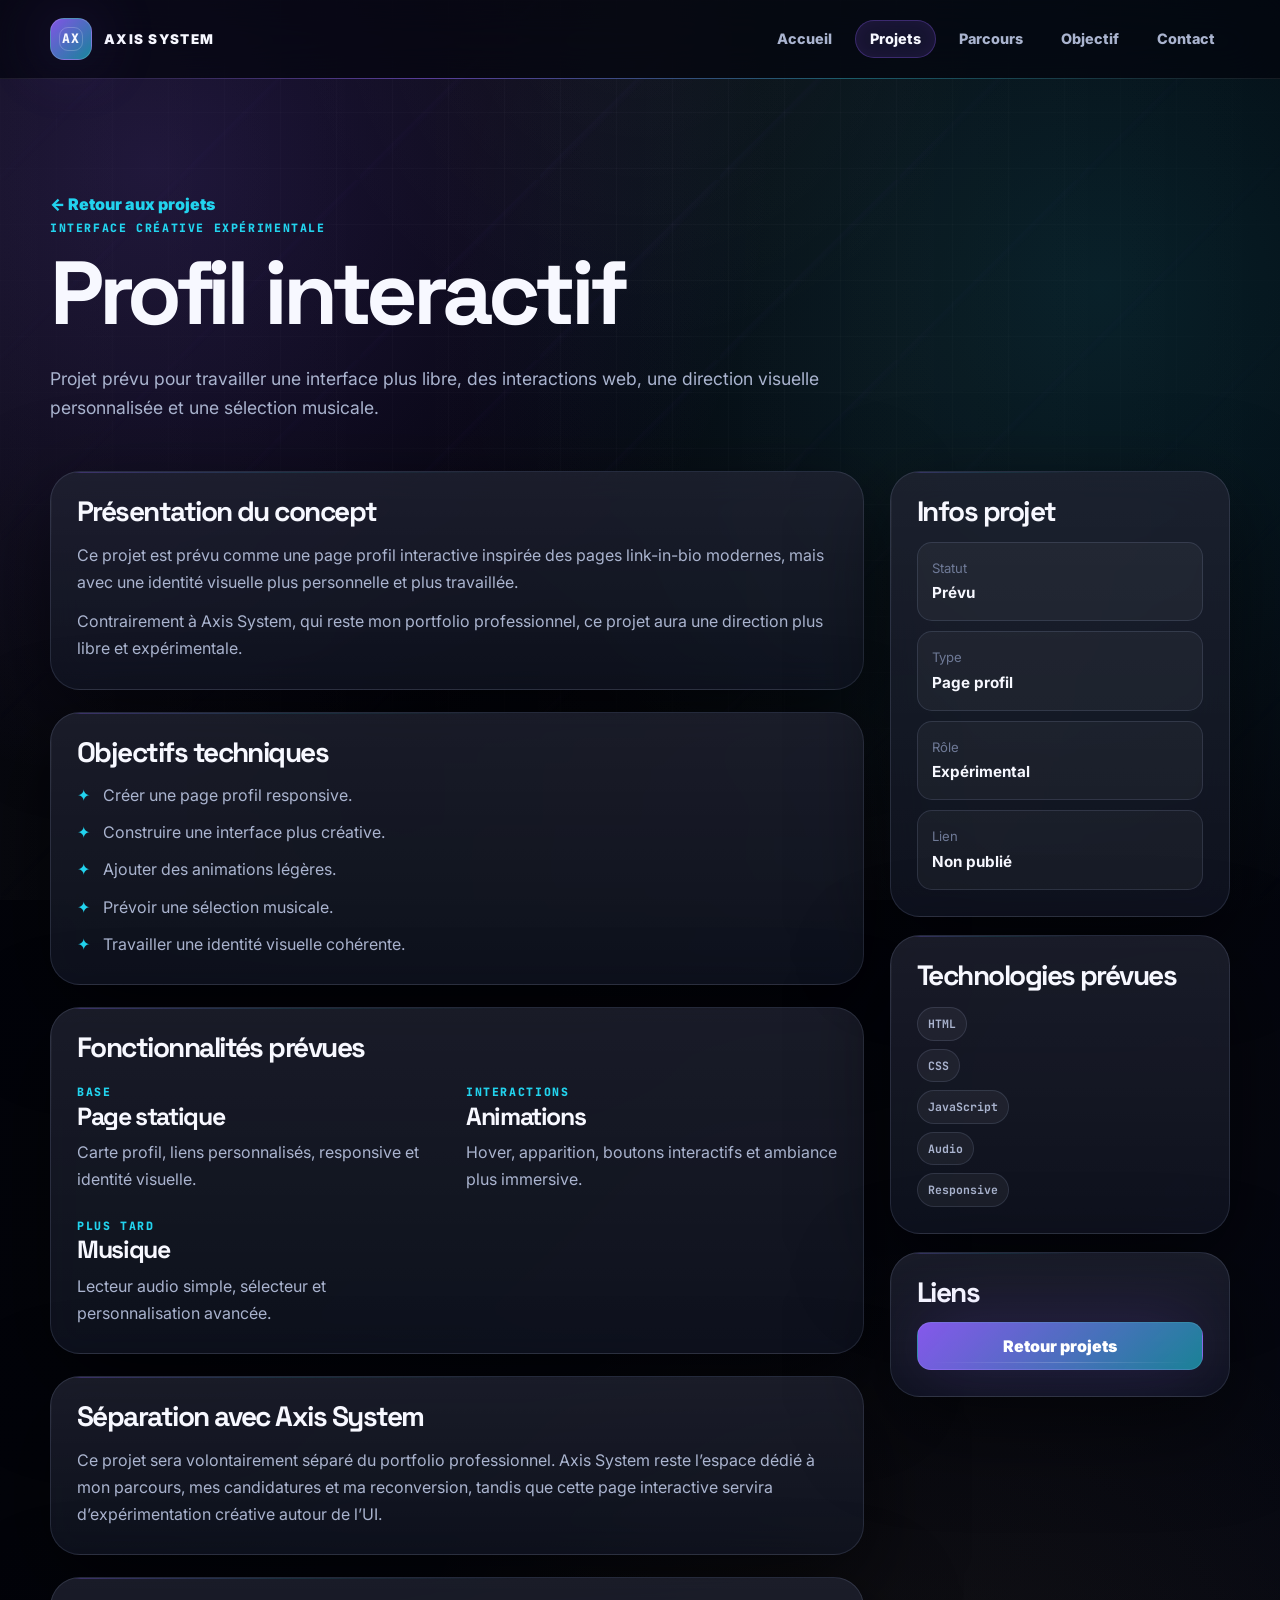
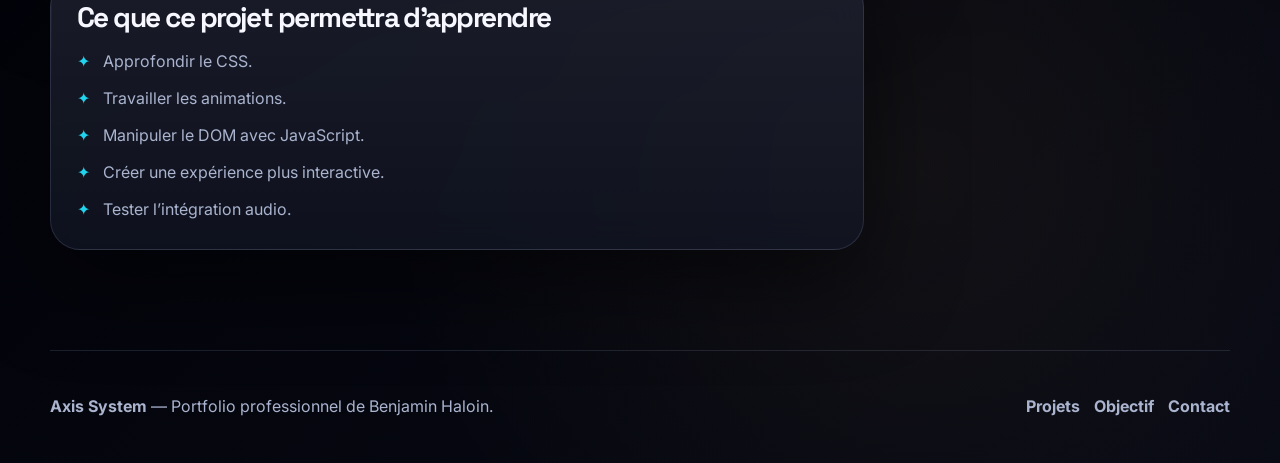
<file: pages/profil-interactif.html>
<!DOCTYPE html>
<html lang="fr">
<head>
  <meta charset="UTF-8">
  <meta name="viewport" content="width=device-width, initial-scale=1.0">
  <meta name="author" content="Benjamin Haloin">
  <meta name="robots" content="index, follow">
  <meta name="theme-color" content="#050713">
  <title>Profil interactif — Projet expérimental</title>
  <meta name="description" content="Projet expérimental de page profil interactive pour travailler l’interface, les animations, les liens personnalisés et JavaScript.">
  <link rel="canonical" href="https://benjaminhaloin.fr/pages/profil-interactif.html">
  <link rel="icon" href="../assets/favicon.svg" type="image/svg+xml">
  <link rel="icon" href="../assets/favicon-32x32.png" sizes="32x32" type="image/png">
  <link rel="apple-touch-icon" href="../assets/apple-touch-icon.png">

  <meta property="og:title" content="Profil interactif — Projet expérimental">
  <meta property="og:description" content="Projet expérimental de page profil interactive pour travailler l’interface, les animations, les liens personnalisés et JavaScript.">
  <meta property="og:type" content="website">
  <meta property="og:url" content="https://benjaminhaloin.fr/pages/profil-interactif.html">
  <meta property="og:site_name" content="Axis System">
  <meta property="og:locale" content="fr_FR">
  <meta property="og:image" content="https://benjaminhaloin.fr/assets/images/og-image.png">
  <meta property="og:image:width" content="1200">
  <meta property="og:image:height" content="630">
  <meta property="og:image:alt" content="Axis System — Portfolio professionnel de Benjamin Haloin">

  <meta name="twitter:card" content="summary_large_image">
  <meta name="twitter:title" content="Profil interactif — Projet expérimental">
  <meta name="twitter:description" content="Projet expérimental de page profil interactive pour travailler l’interface, les animations, les liens personnalisés et JavaScript.">
  <meta name="twitter:image" content="https://benjaminhaloin.fr/assets/images/og-image.png">

  <link rel="preconnect" href="https://fonts.googleapis.com">
  <link rel="preconnect" href="https://fonts.gstatic.com" crossorigin>
  <link href="https://fonts.googleapis.com/css2?family=Inter:wght@400;500;600;700;800;900&family=JetBrains+Mono:wght@400;500;600;700&family=Space+Grotesk:wght@500;600;700&display=swap" rel="stylesheet">
  <link rel="stylesheet" href="../css/main.css">
</head>
<body class="">
  <header class="site-header">
    <nav class="navbar" aria-label="Navigation principale">
      <a href="../index.html" class="brand" aria-label="Retour à l'accueil">
        <span class="brand-mark">AX</span>
        <span class="brand-text">Axis System</span>
      </a>

      <button class="menu-toggle" type="button" aria-label="Ouvrir le menu" aria-expanded="false">
        <span></span>
        <span></span>
        <span></span>
      </button>

      <ul class="nav-links">
        <li><a href="../index.html">Accueil</a></li><li><a href="../projets.html">Projets</a></li><li><a href="../parcours.html">Parcours</a></li><li><a href="../objectif.html">Objectif</a></li><li><a href="../contact.html">Contact</a></li>
      </ul>
    </nav>
  </header>
  <main>
    <section class="project-hero reveal">
      <a href="../projets.html" class="back-link">← Retour aux projets</a>
      <p class="eyebrow">Interface créative expérimentale</p>
      <h1>Profil interactif</h1>
      <p>Projet prévu pour travailler une interface plus libre, des interactions web, une direction visuelle personnalisée et une sélection musicale.</p>
    </section>
    <section class="detail-layout reveal">
      <div class="detail-main">
        <article class="detail-block card-glow">
          <h2>Présentation du concept</h2>
<p>Ce projet est prévu comme une page profil interactive inspirée des pages link-in-bio modernes, mais avec une identité visuelle plus personnelle et plus travaillée.</p><p>Contrairement à Axis System, qui reste mon portfolio professionnel, ce projet aura une direction plus libre et expérimentale.</p>
        </article>
        <article class="detail-block card-glow">
          <h2>Objectifs techniques</h2>
<ul class="detail-list"><li>Créer une page profil responsive.</li><li>Construire une interface plus créative.</li><li>Ajouter des animations légères.</li><li>Prévoir une sélection musicale.</li><li>Travailler une identité visuelle cohérente.</li></ul>
        </article>
        <article class="detail-block card-glow">
          <h2>Fonctionnalités prévues</h2>
<div class="module-grid"><article><span class="mini-badge">Base</span><h3>Page statique</h3><p>Carte profil, liens personnalisés, responsive et identité visuelle.</p></article><article><span class="mini-badge">Interactions</span><h3>Animations</h3><p>Hover, apparition, boutons interactifs et ambiance plus immersive.</p></article><article><span class="mini-badge">Plus tard</span><h3>Musique</h3><p>Lecteur audio simple, sélecteur et personnalisation avancée.</p></article></div>
        </article>
        <article class="detail-block card-glow">
          <h2>Séparation avec Axis System</h2>
<p>Ce projet sera volontairement séparé du portfolio professionnel. Axis System reste l’espace dédié à mon parcours, mes candidatures et ma reconversion, tandis que cette page interactive servira d’expérimentation créative autour de l’UI.</p>
        </article>
        <article class="detail-block card-glow">
          <h2>Ce que ce projet permettra d’apprendre</h2>
<ul class="detail-list"><li>Approfondir le CSS.</li><li>Travailler les animations.</li><li>Manipuler le DOM avec JavaScript.</li><li>Créer une expérience plus interactive.</li><li>Tester l’intégration audio.</li></ul>
        </article>
      </div>
      <aside class="detail-sidebar">
        <div class="sidebar-card card-glow">
          <h2>Infos projet</h2>
<div class="info-list"><div><span>Statut</span><strong>Prévu</strong></div><div><span>Type</span><strong>Page profil</strong></div><div><span>Rôle</span><strong>Expérimental</strong></div><div><span>Lien</span><strong>Non publié</strong></div></div>
        </div>
        <div class="sidebar-card card-glow">
          <h2>Technologies prévues</h2>
<div class="tech-list vertical"><span>HTML</span><span>CSS</span><span>JavaScript</span><span>Audio</span><span>Responsive</span></div>
        </div>
        <div class="sidebar-card card-glow">
          <h2>Liens</h2>
<div class="sidebar-actions"><a href="../projets.html" class="btn btn-primary">Retour projets</a></div>
        </div>
      </aside>
    </section>
  </main>
  <footer class="site-footer">
    <div class="footer-inner">
      <p><strong>Axis System</strong> — Portfolio professionnel de Benjamin Haloin.</p>
      <div class="footer-links">
        <a href="../projets.html">Projets</a>
        <a href="../objectif.html">Objectif</a>
        <a href="../contact.html">Contact</a>
      </div>
    </div>
  </footer>
  <button class="back-to-top" type="button" aria-label="Retour en haut">↑</button>
  <script defer src="../js/loader.js"></script>
  <script defer src="../js/menu.js"></script>
  <script defer src="../js/active-link.js"></script>
  <script defer src="../js/modal.js"></script>
  <script defer src="../js/animations.js"></script>
  <script defer src="../js/progress.js"></script>
  <script defer src="../js/data-panels.js"></script>
  <script defer src="../js/main.js"></script>
</body>
</html>
</file>
<file: css/main.css>
@import url('./variables.css');
@import url('./base.css');
@import url('./layout.css');
@import url('./components.css');
@import url('./pages.css');
@import url('./effects.css');
@import url('./responsive.css');
</file>
